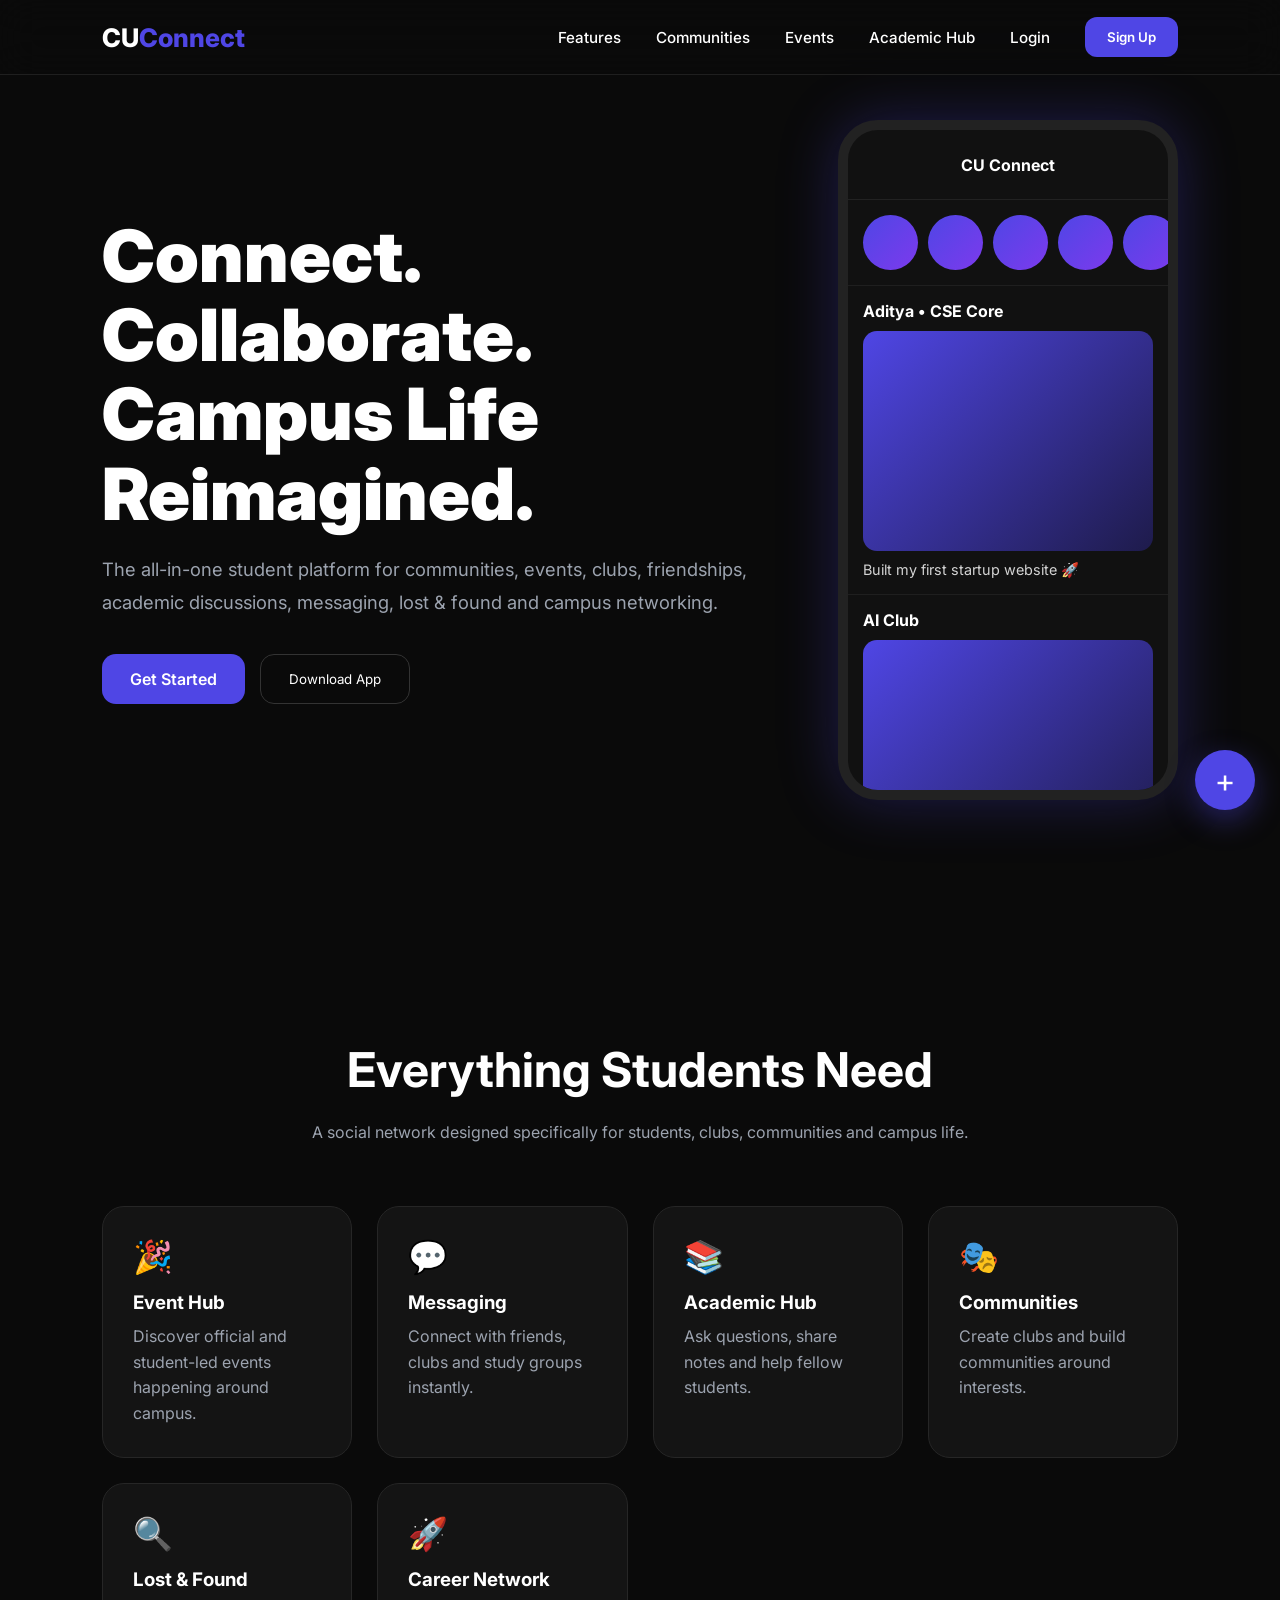
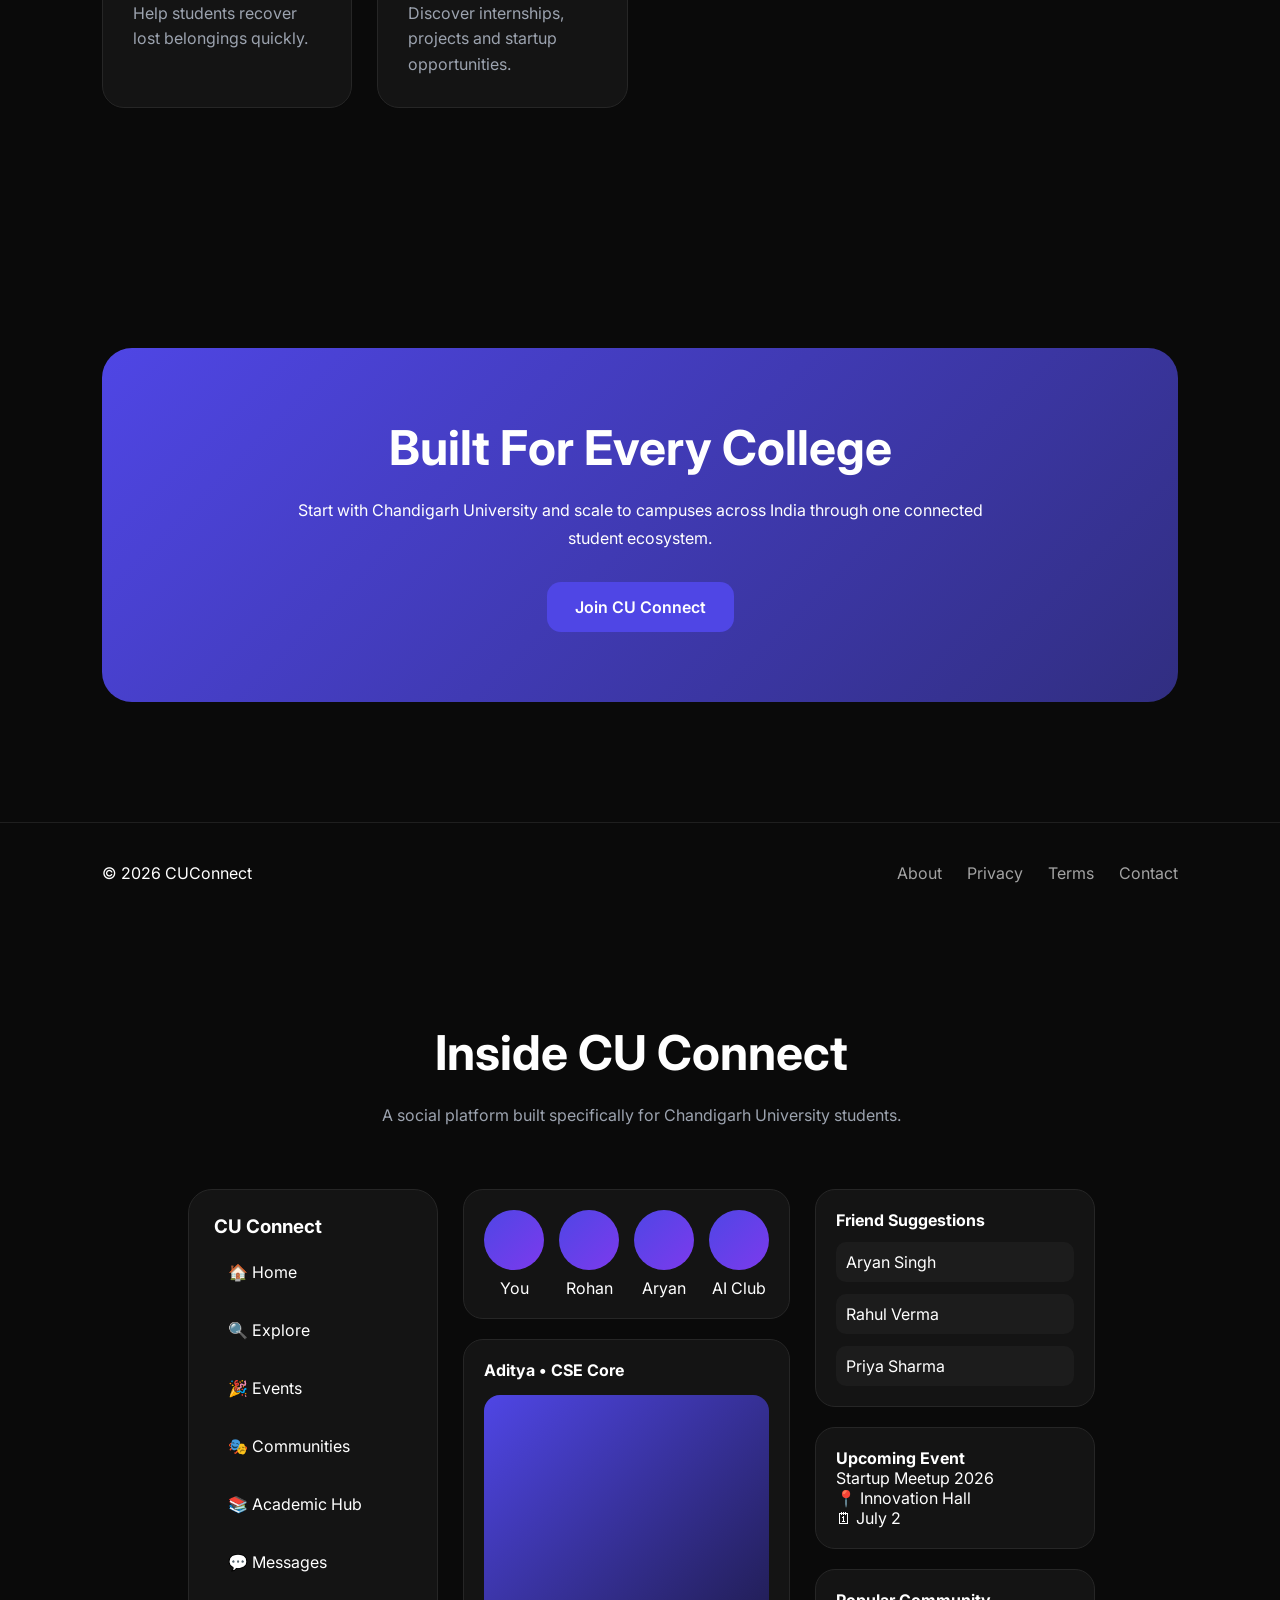
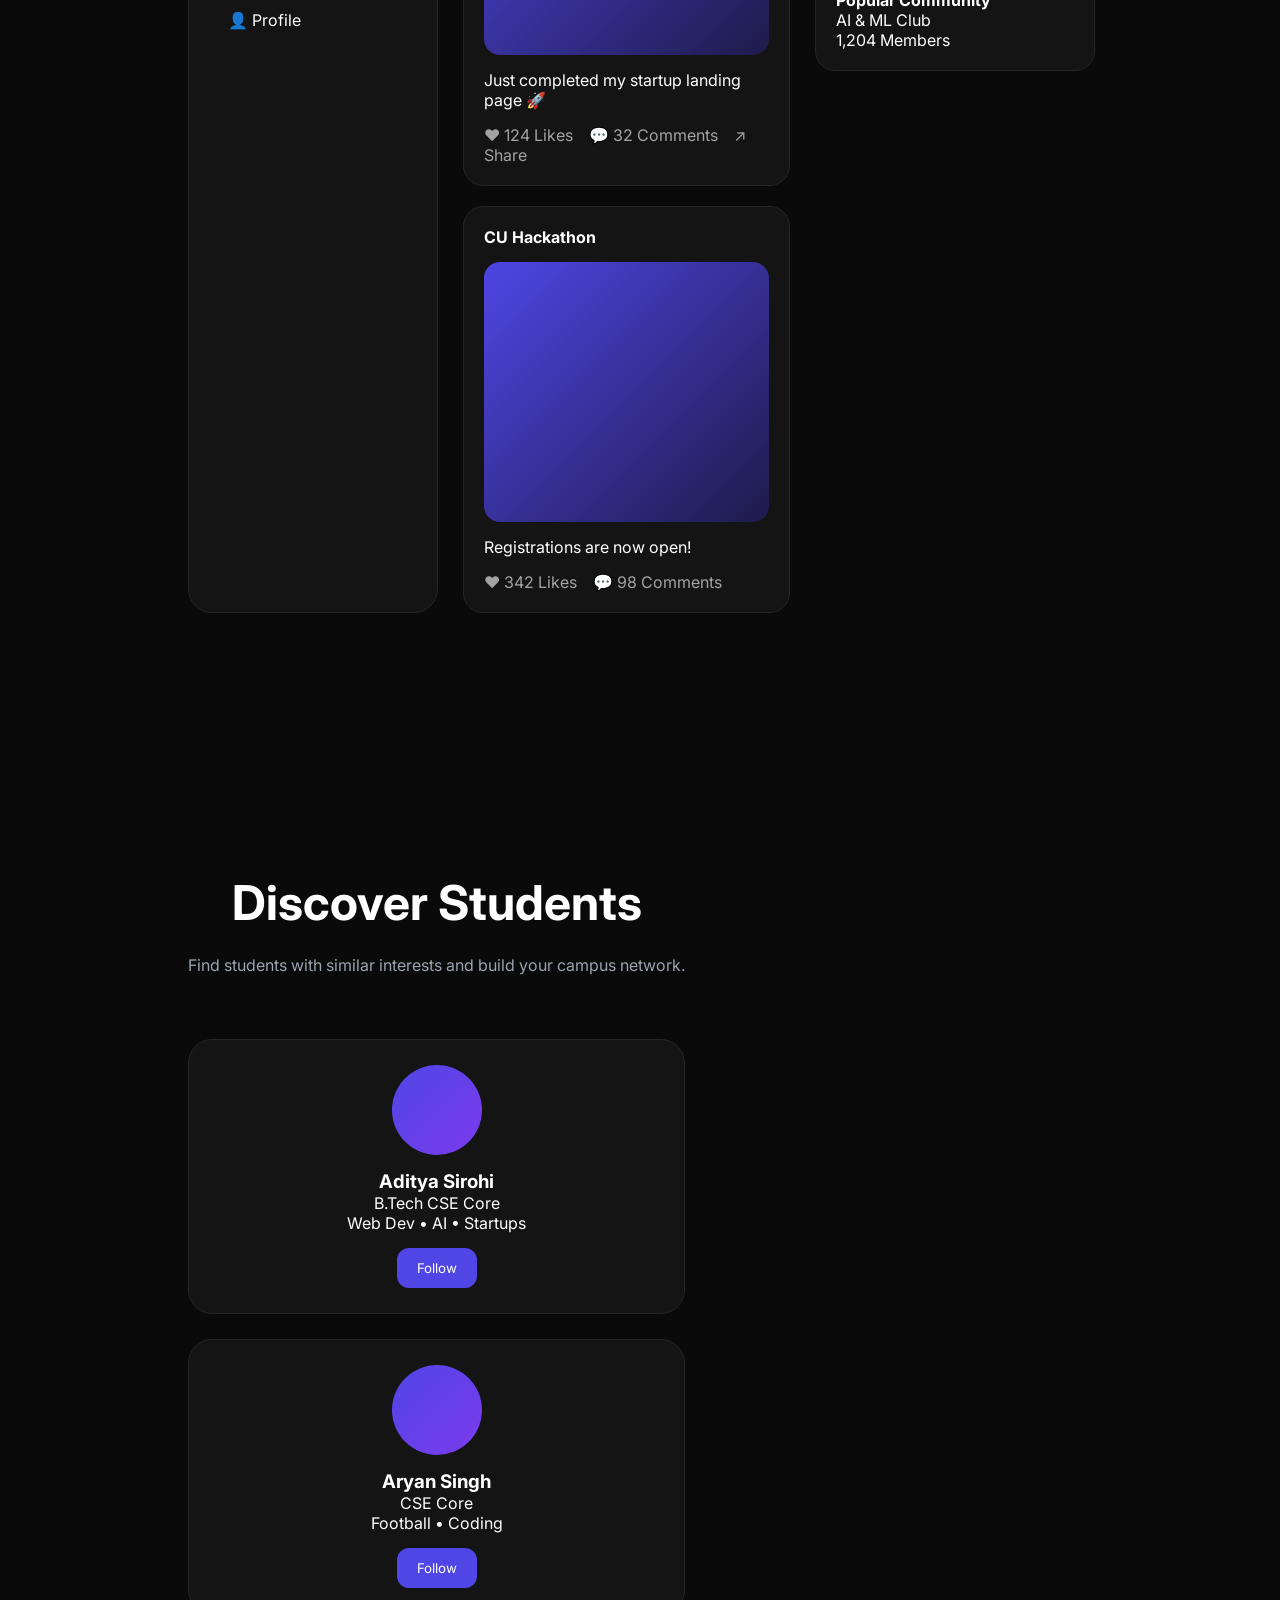
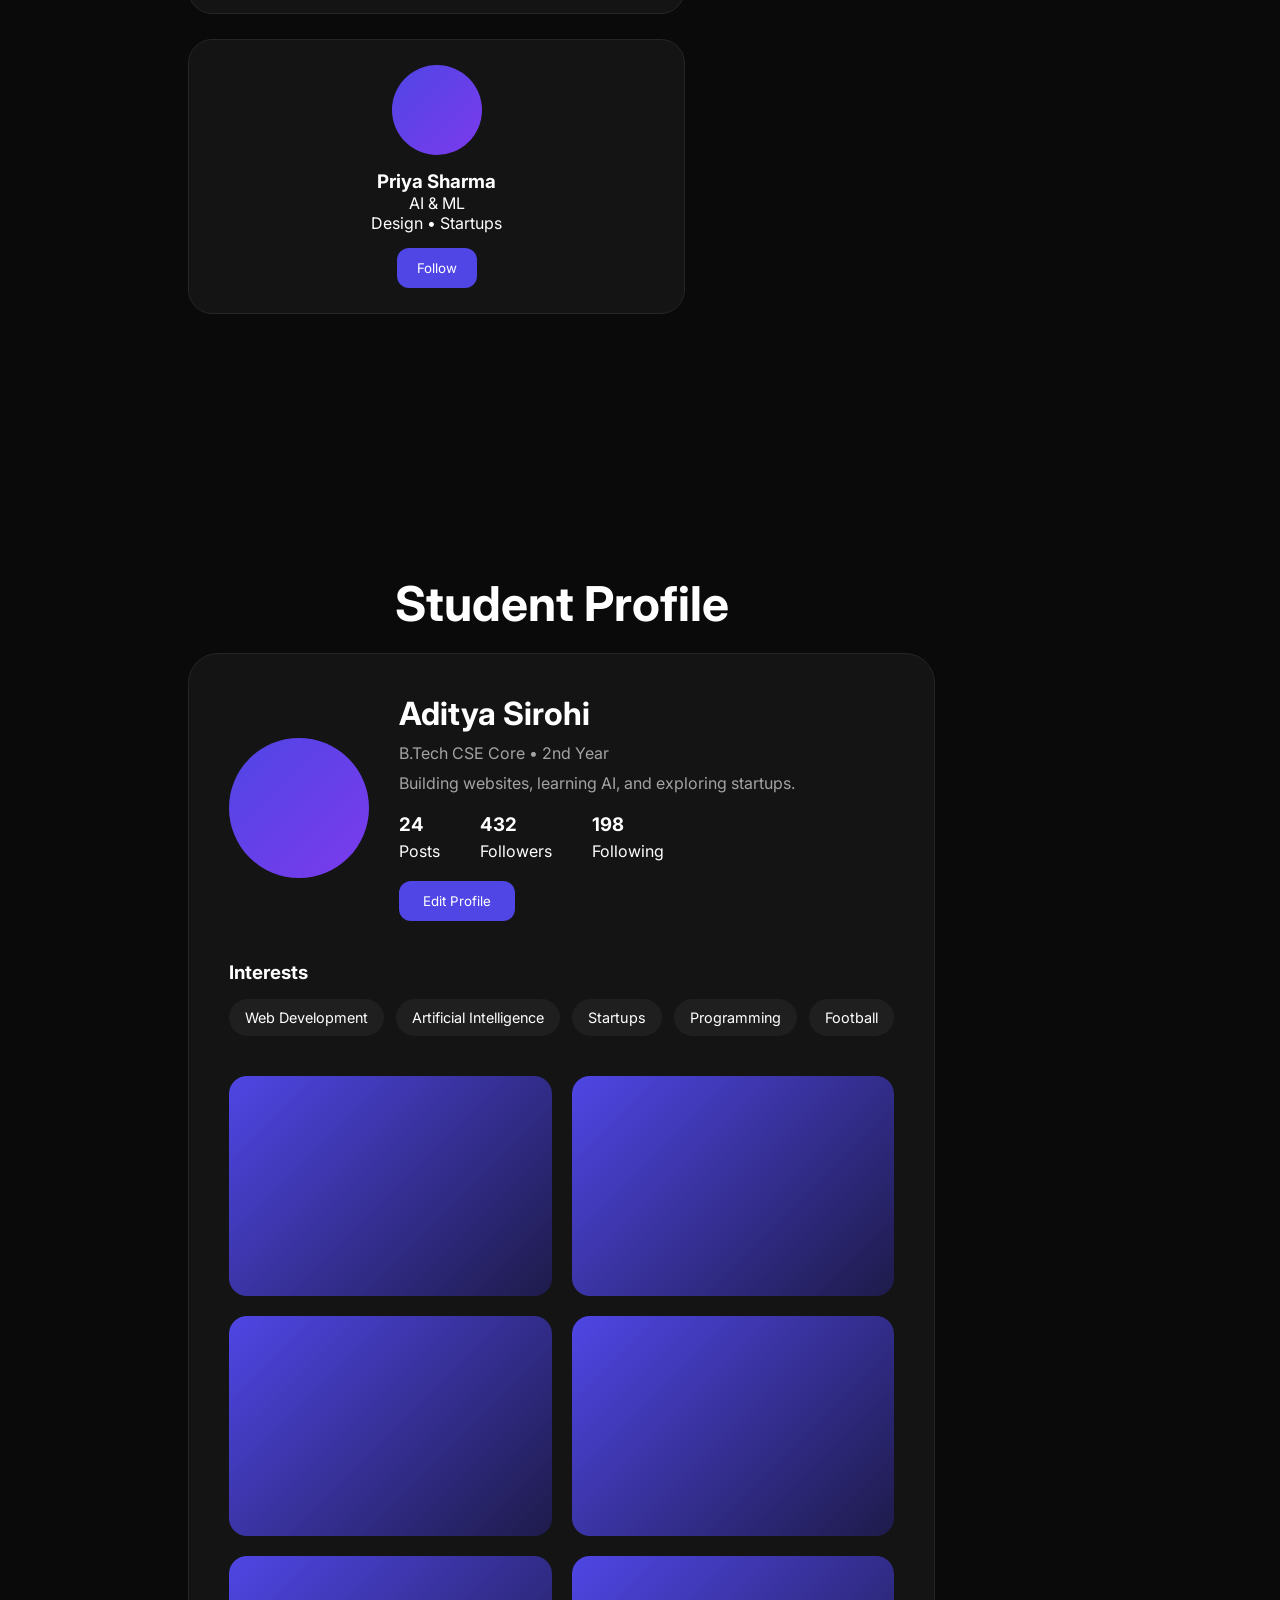
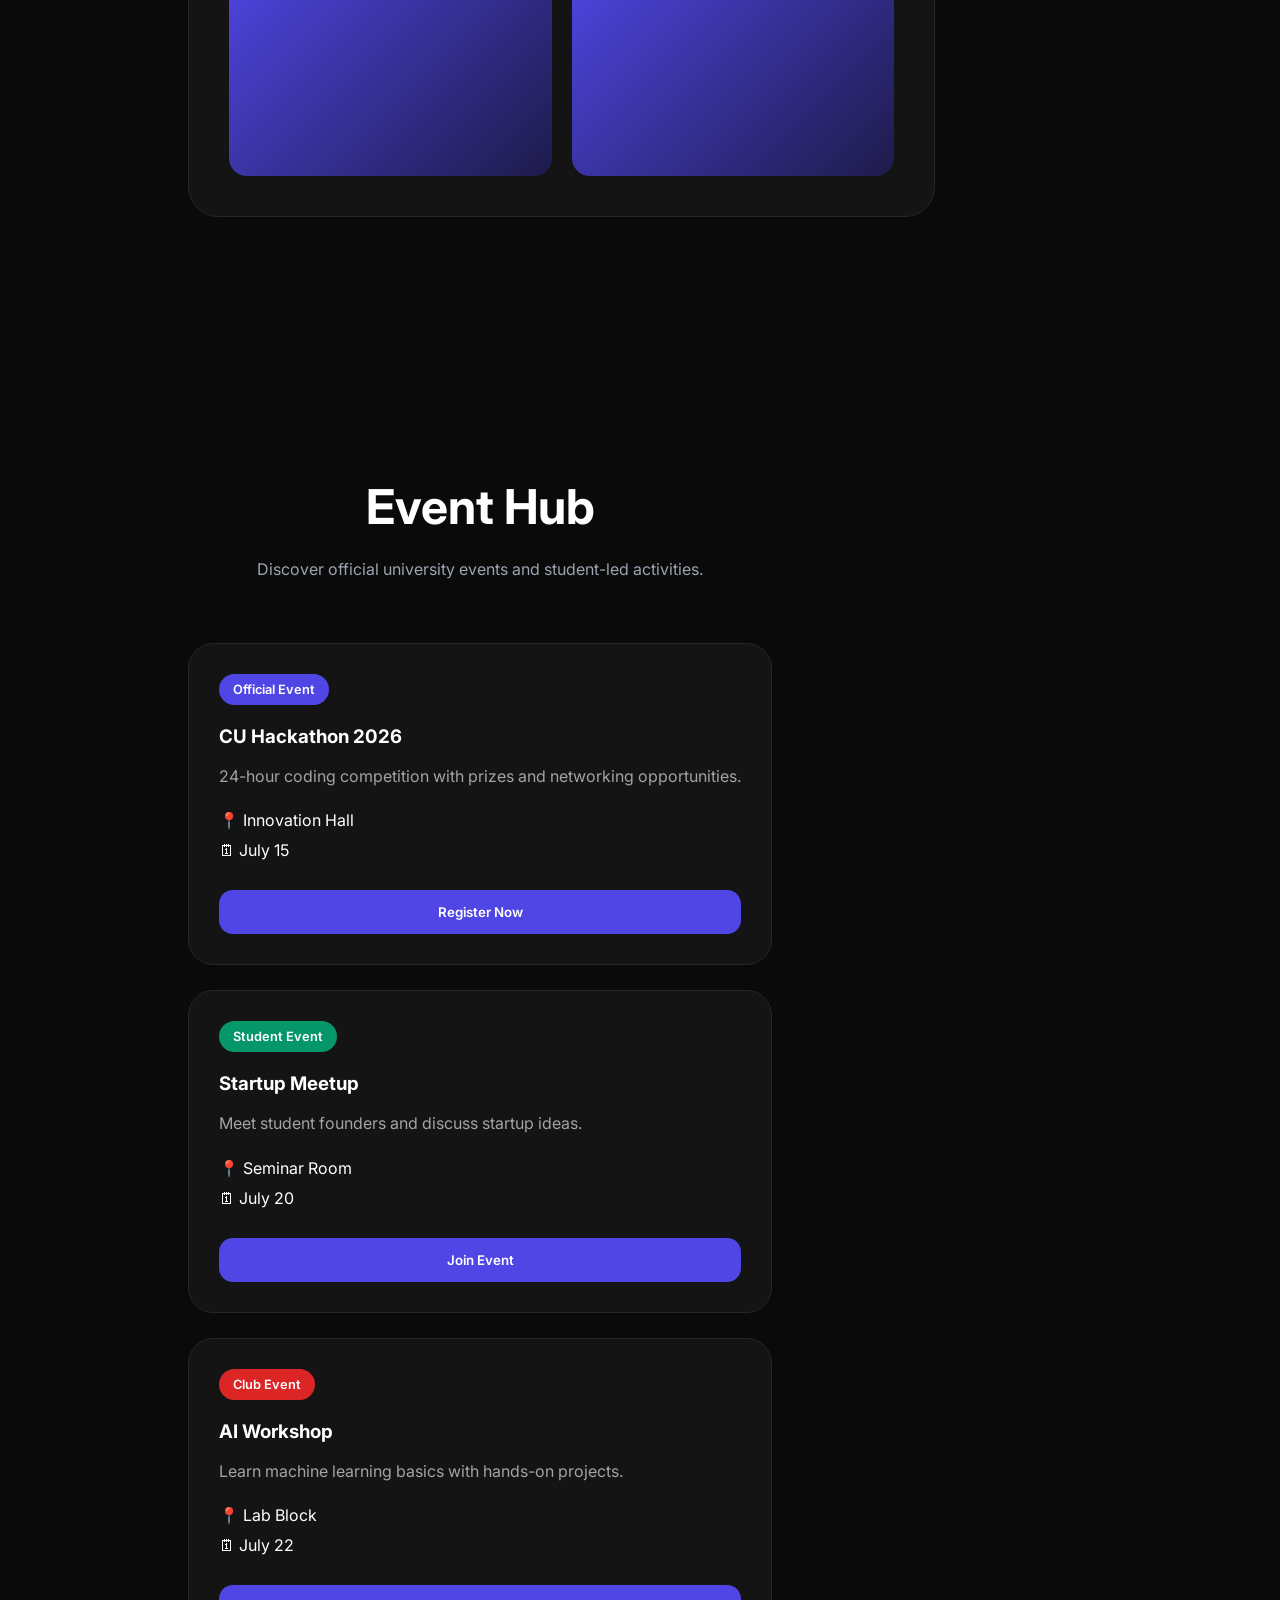
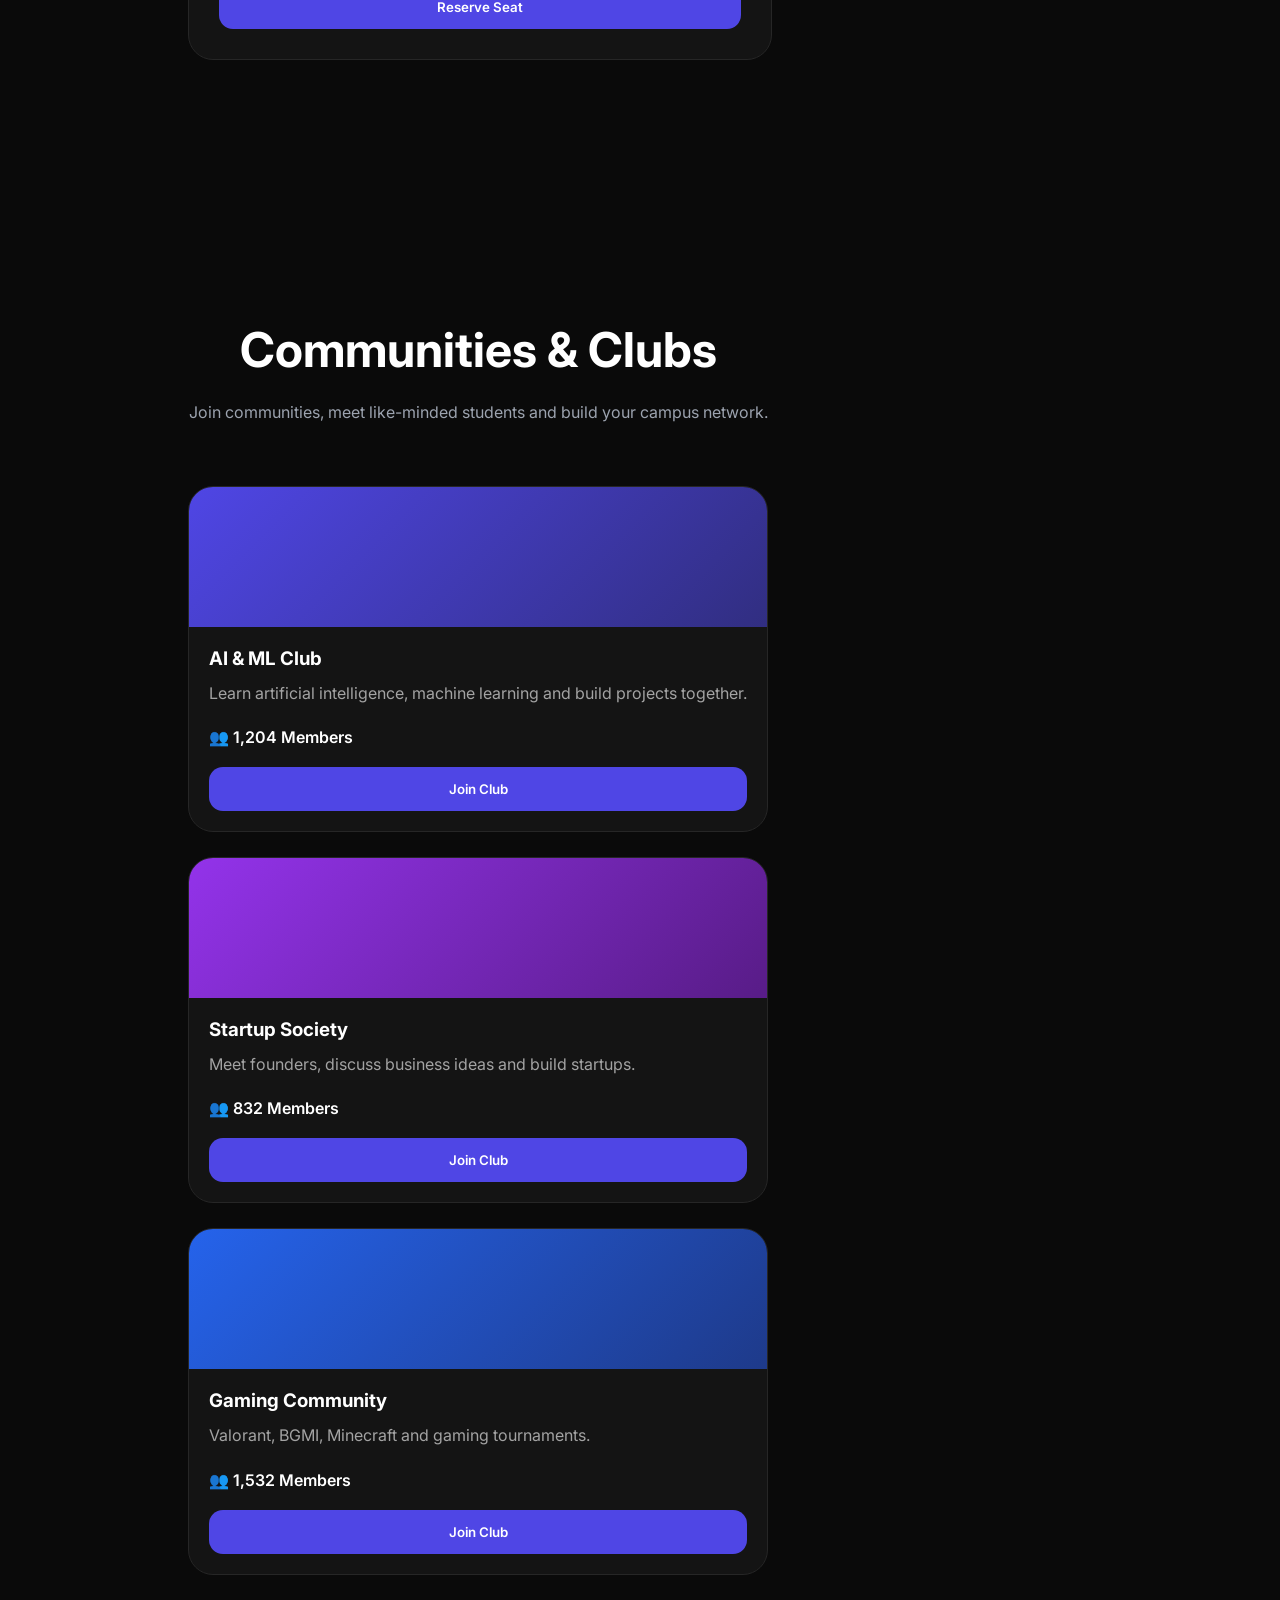
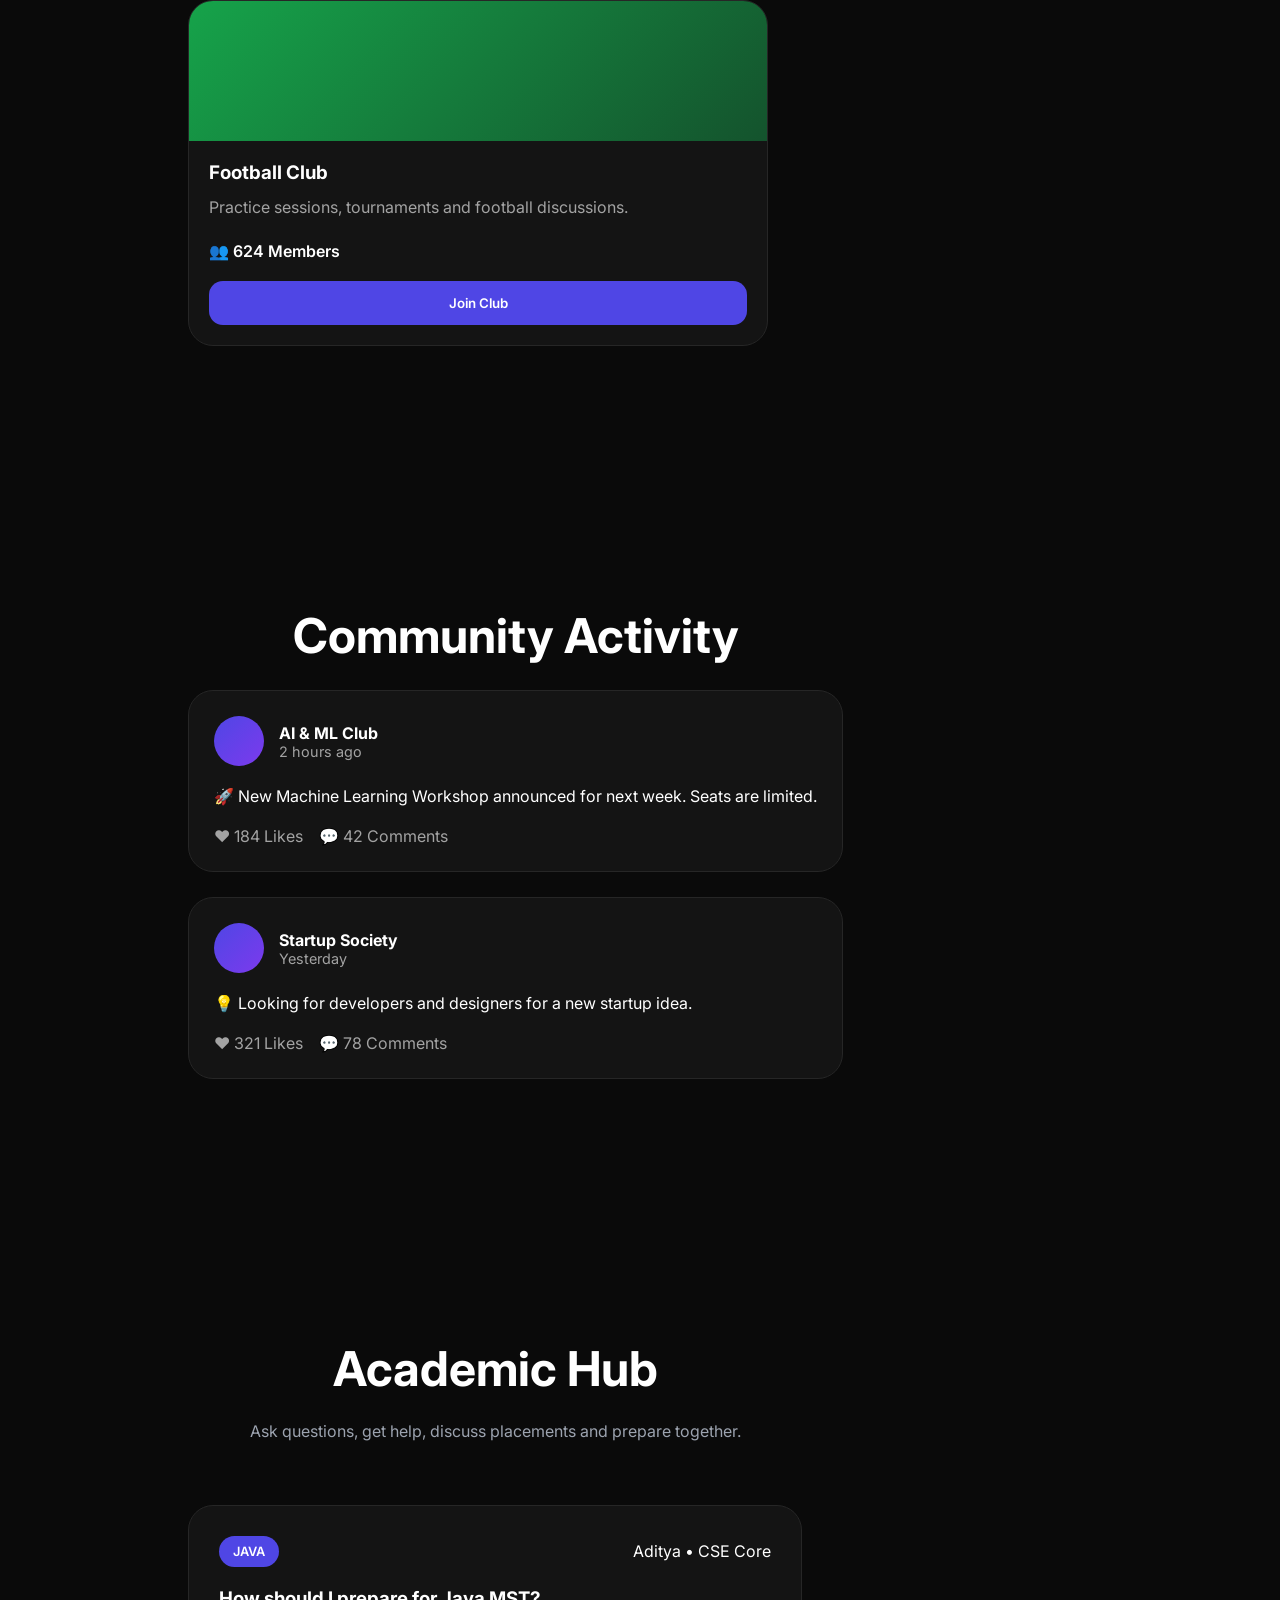
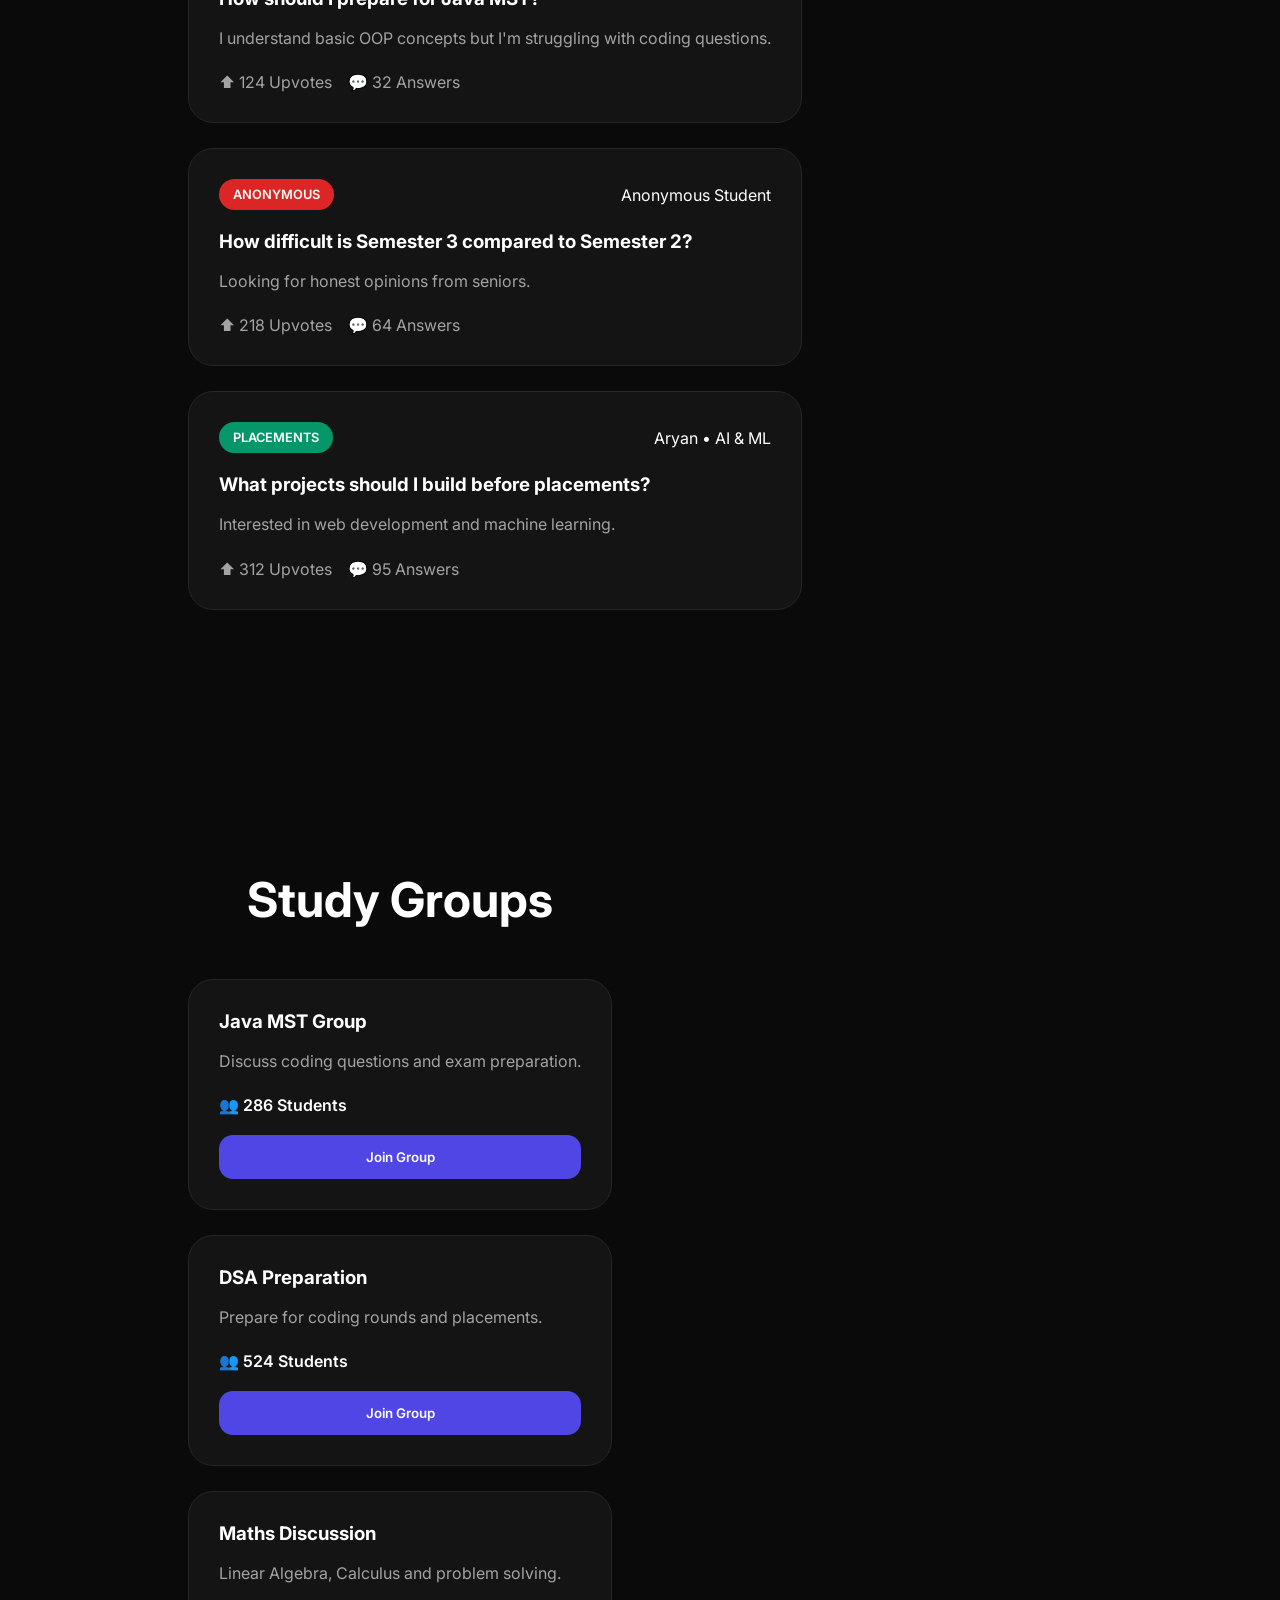
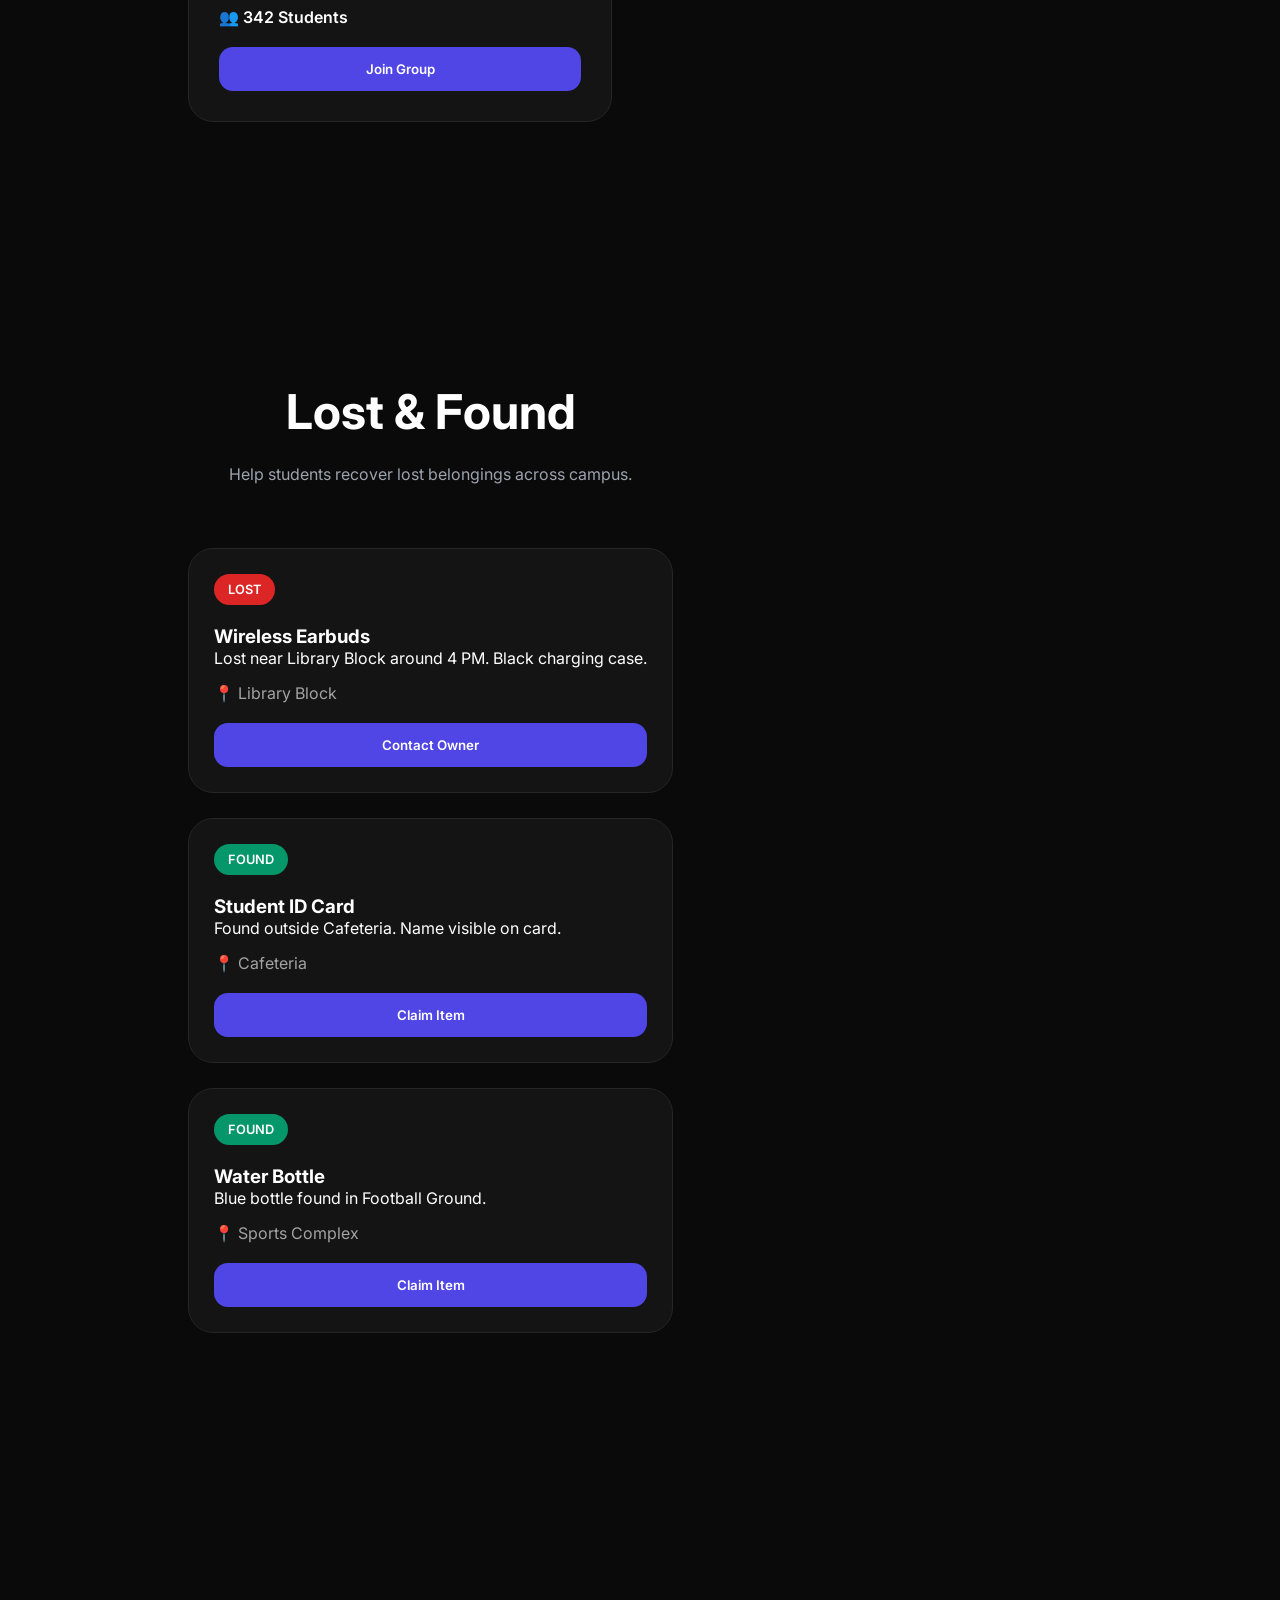
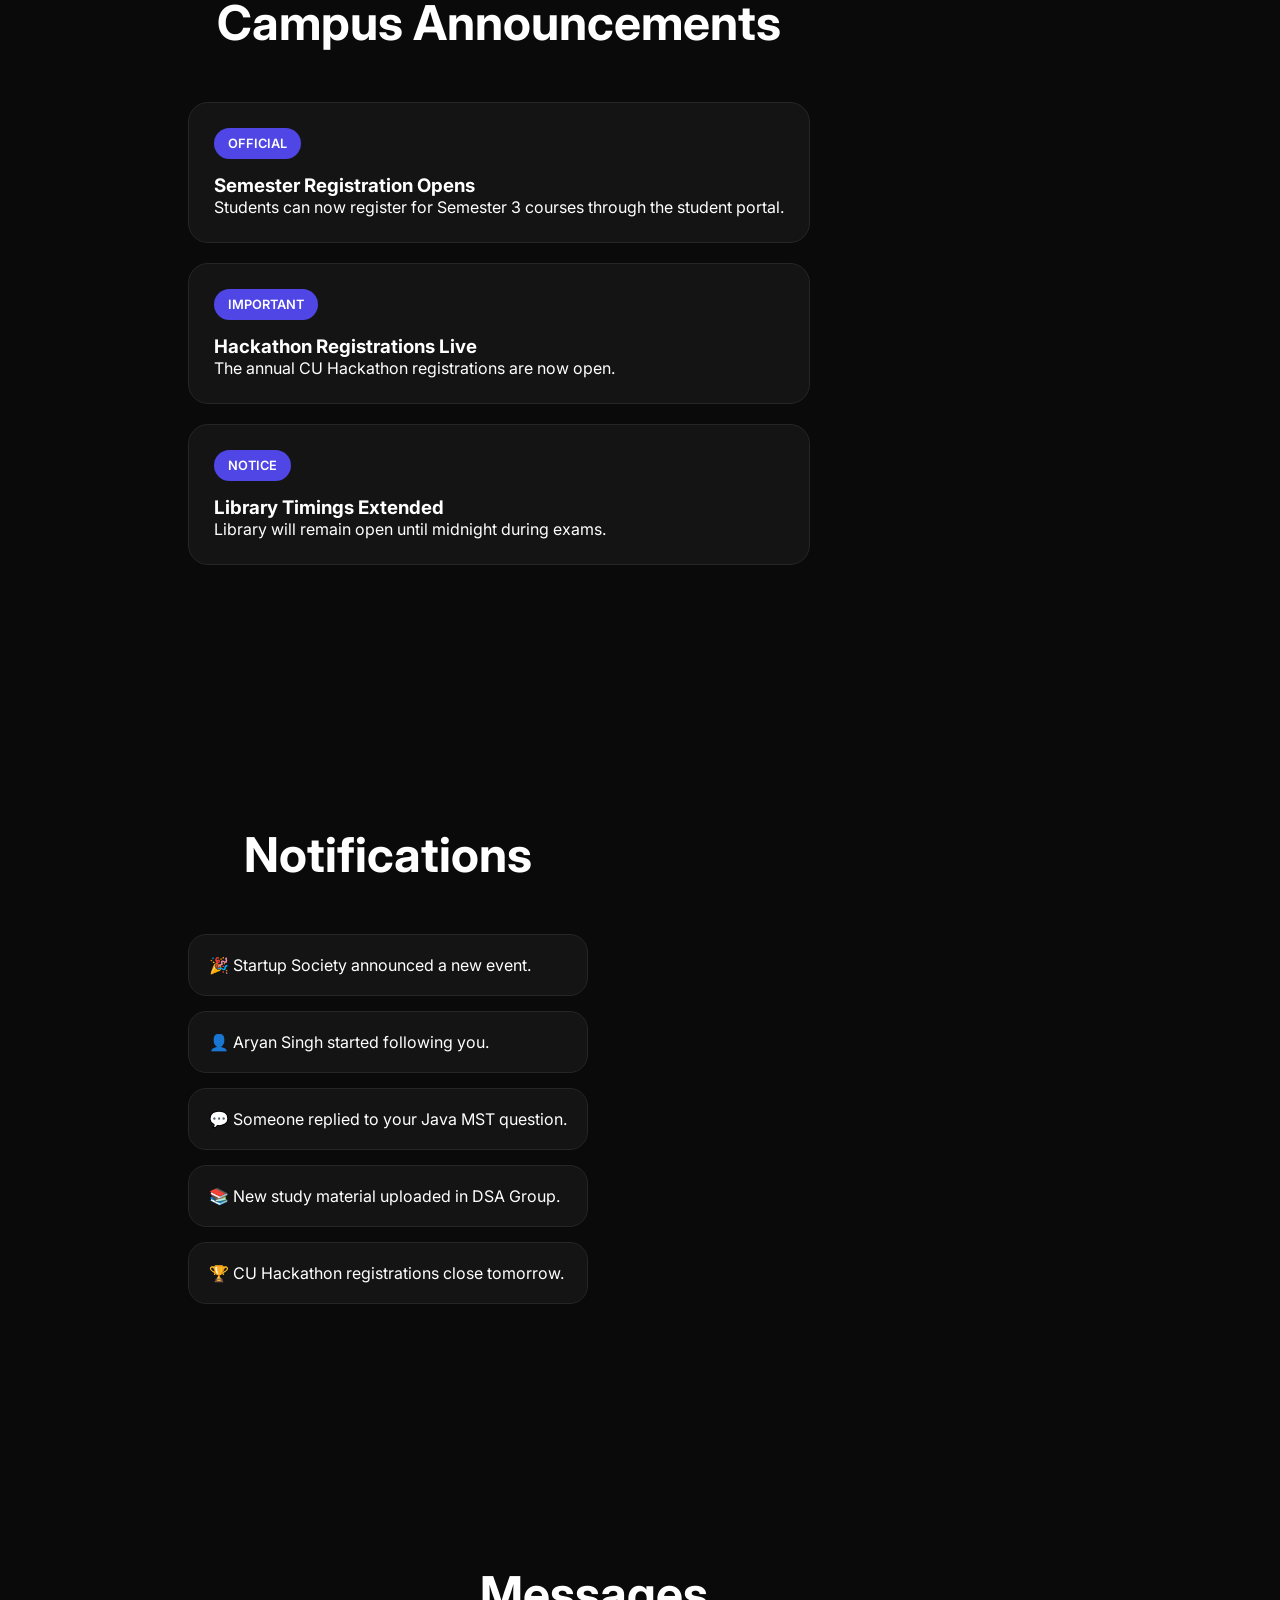
<file: CU Connect.html>
<!DOCTYPE html>
<html lang="en">
<head>
<meta charset="UTF-8">
<meta name="viewport" content="width=device-width, initial-scale=1.0">
<title>CU Connect</title>

<link href="https://fonts.googleapis.com/css2?family=Inter:wght@300;400;500;600;700;800;900&display=swap" rel="stylesheet">

<style>
*{
margin:0;
padding:0;
box-sizing:border-box;
font-family:'Inter',sans-serif;
}

body{
    background:
radial-gradient(
circle at top right,
rgba(79,70,229,.15),
transparent 30%
),
#0a0a0a;
background:#0a0a0a;
color:white;
overflow-x:hidden;
}

html{
scroll-behavior:smooth;
}

:root{
--primary:#4f46e5;
--secondary:#6366f1;
--card:#141414;
--border:#262626;
--text-secondary:#9ca3af;
}

/* NAVBAR */

nav{
position:fixed;
top:0;
width:100%;
height:75px;
background:rgba(10,10,10,.9);
backdrop-filter:blur(20px);
display:flex;
justify-content:space-between;
align-items:center;
padding:0 8%;
border-bottom:1px solid #1f1f1f;
z-index:1000;
}

.logo{
font-size:1.6rem;
font-weight:800;
}

.logo span{
color:var(--primary);
}

.nav-links{
display:flex;
gap:35px;
align-items:center;
}

.nav-links a{
text-decoration:none;
color:white;
font-size:.95rem;
font-weight:500;
transition:.3s;
}

.nav-links a:hover{
color:var(--primary);
}

.nav-btn{
padding:12px 22px;
border:none;
border-radius:12px;
background:var(--primary);
color:white;
cursor:pointer;
font-weight:600;
transition:.3s;
}

.nav-btn:hover{
transform:translateY(-2px);
}

/* HERO */

.hero{
min-height:100vh;
display:flex;
justify-content:space-between;
align-items:center;
padding:120px 8%;
gap:50px;
}

.hero-left{
max-width:650px;
}

.hero-left h1{
font-size:4.5rem;
line-height:1.1;
font-weight:900;
margin-bottom:20px;
}

.hero-left p{
font-size:1.15rem;
color:var(--text-secondary);
line-height:1.8;
margin-bottom:35px;
}

.hero-buttons{
display:flex;
gap:15px;
flex-wrap:wrap;
}

.primary-btn{
padding:15px 28px;
border:none;
border-radius:14px;
background:var(--primary);
color:white;
font-size:1rem;
font-weight:600;
cursor:pointer;
}

.secondary-btn{
padding:15px 28px;
border-radius:14px;
background:transparent;
border:1px solid #333;
color:white;
cursor:pointer;
}

/* MOCKUP */

.phone{
width:340px;
height:680px;
background:#111;
border:10px solid #222;
border-radius:40px;
overflow:hidden;
box-shadow:0 0 60px rgba(79,70,229,.3);
}

.phone-top{
height:70px;
display:flex;
align-items:center;
justify-content:center;
font-weight:700;
border-bottom:1px solid #222;
}

.stories{
display:flex;
gap:10px;
padding:15px;
overflow-x:auto;
}

.story{
width:55px;
height:55px;
border-radius:50%;
background:linear-gradient(135deg,#4f46e5,#7c3aed);
flex-shrink:0;
}

.post{
padding:15px;
border-top:1px solid #1f1f1f;
}

.post-user{
font-weight:700;
margin-bottom:10px;
}

.post-image{
height:220px;
background:linear-gradient(135deg,#4f46e5,#1e1b4b);
border-radius:14px;
margin-bottom:10px;
}

.post-caption{
font-size:.9rem;
color:#d4d4d4;
}

/* FEATURES */

.features{
padding:120px 8%;
}

.section-title{
text-align:center;
font-size:3rem;
margin-bottom:20px;
}

.section-subtitle{
text-align:center;
color:var(--text-secondary);
max-width:700px;
margin:auto;
line-height:1.7;
margin-bottom:60px;
}

.feature-grid{
display:grid;
grid-template-columns:repeat(auto-fit,minmax(250px,1fr));
gap:25px;
}

.feature-card{
background:var(--card);
padding:30px;
border-radius:22px;
border:1px solid var(--border);
transition:.3s;
}

.feature-card:hover{
transform:translateY(-6px);
border-color:var(--primary);
}

.feature-icon{
font-size:2rem;
margin-bottom:15px;
}

.feature-card h3{
margin-bottom:10px;
}

.feature-card p{
color:var(--text-secondary);
line-height:1.6;
}

/* CTA */

.cta{
padding:120px 8%;
text-align:center;
}

.cta-box{
background:linear-gradient(135deg,#4f46e5,#312e81);
padding:70px;
border-radius:30px;
}

.cta-box h2{
font-size:3rem;
margin-bottom:20px;
}

.cta-box p{
max-width:700px;
margin:auto;
margin-bottom:30px;
line-height:1.7;
}

/* FOOTER */

footer{
padding:40px 8%;
border-top:1px solid #1f1f1f;
display:flex;
justify-content:space-between;
flex-wrap:wrap;
gap:20px;
}

.footer-links{
display:flex;
gap:25px;
}

.footer-links a{
color:#a3a3a3;
text-decoration:none;
}
.dashboard{
display:grid;
grid-template-columns:250px 1fr 280px;
gap:25px;
margin-top:60px;
}

.sidebar{
background:#141414;
border:1px solid #262626;
border-radius:24px;
padding:25px;
}

.menu-item{
padding:14px;
margin-top:10px;
border-radius:12px;
cursor:pointer;
transition:.3s;
}

.menu-item:hover{
background:#1d1d1d;
}

.feed{
display:flex;
flex-direction:column;
gap:20px;
}

.stories-bar{
display:flex;
gap:15px;
padding:20px;
background:#141414;
border-radius:20px;
border:1px solid #262626;
overflow:auto;
}

.story-item{
text-align:center;
}

.story-circle{
width:60px;
height:60px;
border-radius:50%;
background:linear-gradient(135deg,#4f46e5,#7c3aed);
margin-bottom:8px;
}

.feed-post{
background:#141414;
padding:20px;
border-radius:20px;
border:1px solid #262626;
}

.feed-user{
font-weight:700;
margin-bottom:15px;
}

.feed-image{
height:260px;
border-radius:16px;
background:linear-gradient(135deg,#4f46e5,#1e1b4b);
margin-bottom:15px;
}

.post-actions{
margin-top:15px;
color:#a3a3a3;
}

.right-panel{
display:flex;
flex-direction:column;
gap:20px;
}

.suggestions-card,
.event-card,
.community-card{
background:#141414;
padding:20px;
border-radius:20px;
border:1px solid #262626;
}

.suggestion{
margin-top:12px;
padding:10px;
background:#1c1c1c;
border-radius:10px;
}

@media(max-width:1100px){

.dashboard{
grid-template-columns:1fr;
}

.right-panel{
order:-1;
}
}
.student-grid{
display:grid;
grid-template-columns:repeat(auto-fit,minmax(260px,1fr));
gap:25px;
margin-top:40px;
}

.student-card{
background:#141414;
border:1px solid #262626;
padding:25px;
border-radius:24px;
text-align:center;
}

.student-avatar{
width:90px;
height:90px;
border-radius:50%;
margin:auto;
margin-bottom:15px;
background:linear-gradient(135deg,#4f46e5,#7c3aed);
}

.follow-btn{
margin-top:15px;
padding:12px 20px;
border:none;
border-radius:12px;
background:#4f46e5;
color:white;
cursor:pointer;
}

.modal{
display:none;
position:fixed;
top:0;
left:0;
width:100%;
height:100%;
background:rgba(0,0,0,.8);
backdrop-filter:blur(10px);
justify-content:center;
align-items:center;
z-index:5000;
}

.modal-content{
width:400px;
background:#141414;
padding:35px;
border-radius:25px;
border:1px solid #262626;
display:flex;
flex-direction:column;
gap:15px;
}

.modal-content input{
padding:15px;
background:#1c1c1c;
border:none;
border-radius:12px;
color:white;
}

.modal-btn{
padding:15px;
border:none;
border-radius:12px;
background:#4f46e5;
color:white;
font-weight:600;
cursor:pointer;
}

.close{
font-size:28px;
cursor:pointer;
align-self:flex-end;
}
.profile-section{
padding:120px 8%;
}

.profile-container{
background:#141414;
border:1px solid #262626;
padding:40px;
border-radius:30px;
}

.profile-header{
display:flex;
gap:30px;
align-items:center;
flex-wrap:wrap;
}

.profile-avatar{
width:140px;
height:140px;
border-radius:50%;
background:linear-gradient(135deg,#4f46e5,#7c3aed);
}

.profile-info h2{
font-size:2rem;
margin-bottom:10px;
}

.profile-info p{
color:#a3a3a3;
margin-bottom:10px;
}

.profile-stats{
display:flex;
gap:40px;
margin-top:20px;
margin-bottom:20px;
}

.profile-stats h3{
margin-bottom:5px;
}

.edit-profile-btn{
padding:12px 24px;
border:none;
border-radius:12px;
background:#4f46e5;
color:white;
cursor:pointer;
}

.interests{
margin-top:40px;
}

.tags{
display:flex;
flex-wrap:wrap;
gap:12px;
margin-top:15px;
}

.tags span{
background:#1f1f1f;
padding:10px 16px;
border-radius:999px;
font-size:.9rem;
}

.posts-grid{
margin-top:40px;
display:grid;
grid-template-columns:repeat(auto-fit,minmax(220px,1fr));
gap:20px;
}

.grid-post{
height:220px;
border-radius:18px;
background:linear-gradient(135deg,#4f46e5,#1e1b4b);
}
.event-hub{
padding:120px 8%;
}

.event-grid{
display:grid;
grid-template-columns:repeat(auto-fit,minmax(300px,1fr));
gap:25px;
margin-top:50px;
}

.event-box{
background:#141414;
border:1px solid #262626;
border-radius:25px;
padding:30px;
transition:.3s;
}

.event-box:hover{
transform:translateY(-8px);
border-color:#4f46e5;
}

.event-tag{
display:inline-block;
padding:8px 14px;
border-radius:999px;
font-size:.8rem;
font-weight:600;
margin-bottom:20px;
}

.official{
background:#4f46e5;
}

.student{
background:#059669;
}

.club{
background:#dc2626;
}

.event-box h3{
margin-bottom:15px;
}

.event-box p{
color:#a3a3a3;
line-height:1.7;
margin-bottom:20px;
}

.event-info{
margin-bottom:10px;
}

.register-btn{
margin-top:20px;
width:100%;
padding:14px;
border:none;
border-radius:14px;
background:#4f46e5;
color:white;
font-weight:600;
cursor:pointer;
}
.communities-section{
padding:120px 8%;
}

.club-grid{
display:grid;
grid-template-columns:repeat(auto-fit,minmax(280px,1fr));
gap:25px;
margin-top:50px;
}

.club-card{
background:#141414;
border:1px solid #262626;
border-radius:25px;
overflow:hidden;
transition:.3s;
}

.club-card:hover{
transform:translateY(-8px);
border-color:#4f46e5;
}

.club-banner{
height:140px;
}

.ai{
background:linear-gradient(135deg,#4f46e5,#312e81);
}

.startup{
background:linear-gradient(135deg,#9333ea,#581c87);
}

.gaming{
background:linear-gradient(135deg,#2563eb,#1e3a8a);
}

.football{
background:linear-gradient(135deg,#16a34a,#14532d);
}

.club-card h3{
padding:20px 20px 10px;
}

.club-card p{
padding:0 20px;
color:#a3a3a3;
line-height:1.7;
}

.club-members{
padding:20px;
font-weight:600;
}

.join-club-btn{
margin:0 20px 20px;
width:calc(100% - 40px);
padding:14px;
border:none;
border-radius:14px;
background:#4f46e5;
color:white;
font-weight:600;
cursor:pointer;
}

.club-feed{
padding:120px 8%;
}

.community-post{
background:#141414;
border:1px solid #262626;
padding:25px;
border-radius:25px;
margin-top:25px;
}

.community-header{
display:flex;
align-items:center;
gap:15px;
margin-bottom:20px;
}

.community-avatar{
width:50px;
height:50px;
border-radius:50%;
background:linear-gradient(135deg,#4f46e5,#7c3aed);
}

.community-header p{
font-size:.9rem;
color:#a3a3a3;
}

.community-actions{
margin-top:20px;
color:#a3a3a3;
}
.academic-hub{
padding:120px 8%;
}

.academic-container{
display:flex;
flex-direction:column;
gap:25px;
margin-top:50px;
}

.question-card{
background:#141414;
border:1px solid #262626;
border-radius:25px;
padding:30px;
transition:.3s;
}

.question-card:hover{
border-color:#4f46e5;
}

.question-header{
display:flex;
justify-content:space-between;
align-items:center;
margin-bottom:20px;
flex-wrap:wrap;
gap:10px;
}

.question-tag{
padding:8px 14px;
border-radius:999px;
background:#4f46e5;
font-size:.8rem;
font-weight:600;
}

.anonymous{
background:#dc2626;
}

.placement{
background:#059669;
}

.question-card h3{
margin-bottom:15px;
}

.question-card p{
color:#a3a3a3;
line-height:1.7;
}

.question-stats{
margin-top:20px;
color:#a3a3a3;
}

.study-groups{
padding:120px 8%;
}

.study-grid{
display:grid;
grid-template-columns:repeat(auto-fit,minmax(280px,1fr));
gap:25px;
margin-top:50px;
}

.study-card{
background:#141414;
border:1px solid #262626;
border-radius:25px;
padding:30px;
}

.study-card p{
margin-top:15px;
color:#a3a3a3;
line-height:1.7;
}

.group-members{
margin-top:20px;
font-weight:600;
}

.join-study-btn{
margin-top:20px;
width:100%;
padding:14px;
border:none;
border-radius:14px;
background:#4f46e5;
color:white;
font-weight:600;
cursor:pointer;
}
.lost-found,
.announcements,
.notifications-section{
padding:120px 8%;
}

.lost-grid{
display:grid;
grid-template-columns:repeat(auto-fit,minmax(280px,1fr));
gap:25px;
margin-top:50px;
}

.lost-card{
background:#141414;
border:1px solid #262626;
border-radius:25px;
padding:25px;
}

.lost-badge{
display:inline-block;
padding:8px 14px;
border-radius:999px;
font-size:.8rem;
font-weight:600;
margin-bottom:20px;
}

.lost{
background:#dc2626;
}

.found{
background:#059669;
}

.lost-meta{
margin-top:15px;
color:#a3a3a3;
}

.contact-btn{
margin-top:20px;
width:100%;
padding:14px;
border:none;
border-radius:14px;
background:#4f46e5;
color:white;
cursor:pointer;
font-weight:600;
}

.announcement-container{
display:flex;
flex-direction:column;
gap:20px;
margin-top:50px;
}

.announcement-card{
background:#141414;
border:1px solid #262626;
border-radius:20px;
padding:25px;
}

.announcement-label{
display:inline-block;
background:#4f46e5;
padding:8px 14px;
border-radius:999px;
font-size:.8rem;
font-weight:600;
margin-bottom:15px;
}

.notification-list{
display:flex;
flex-direction:column;
gap:15px;
margin-top:50px;
}

.notification-item{
background:#141414;
border:1px solid #262626;
padding:20px;
border-radius:18px;
transition:.3s;
}

.notification-item:hover{
border-color:#4f46e5;
}
.messages-section{
padding:120px 8%;
}

.chat-container{
display:grid;
grid-template-columns:320px 1fr;
gap:25px;
margin-top:50px;
}

.chat-sidebar{
background:#141414;
border:1px solid #262626;
border-radius:25px;
overflow:hidden;
}

.chat-user{
display:flex;
gap:15px;
padding:20px;
border-bottom:1px solid #262626;
cursor:pointer;
transition:.3s;
}

.chat-user:hover{
background:#1b1b1b;
}

.active-chat{
background:#1b1b1b;
}

.chat-user h4{
margin-bottom:5px;
}

.chat-user p{
font-size:.85rem;
color:#a3a3a3;
}

.online-dot,
.offline-dot{
width:12px;
height:12px;
border-radius:50%;
margin-top:6px;
flex-shrink:0;
}

.online-dot{
background:#22c55e;
}

.offline-dot{
background:#737373;
}

.chat-window{
background:#141414;
border:1px solid #262626;
border-radius:25px;
display:flex;
flex-direction:column;
overflow:hidden;
}

.chat-header{
padding:25px;
border-bottom:1px solid #262626;
font-weight:700;
}

.messages{
padding:25px;
display:flex;
flex-direction:column;
gap:15px;
min-height:500px;
}

.message{
max-width:70%;
padding:14px 18px;
border-radius:18px;
line-height:1.6;
}

.received{
background:#262626;
align-self:flex-start;
}

.sent{
background:#4f46e5;
align-self:flex-end;
}

.message-input{
display:flex;
padding:20px;
gap:15px;
border-top:1px solid #262626;
}

.message-input input{
flex:1;
padding:14px;
border:none;
border-radius:14px;
background:#1f1f1f;
color:white;
}

.message-input button{
padding:14px 24px;
border:none;
border-radius:14px;
background:#4f46e5;
color:white;
font-weight:600;
cursor:pointer;
}

@media(max-width:900px){

.chat-container{
grid-template-columns:1fr;
}

.messages{
min-height:350px;
}

}
.explore-section{
padding:120px 8%;
}

.explore-search{
display:flex;
gap:15px;
margin-top:40px;
margin-bottom:50px;
}

.explore-search input{
flex:1;
padding:16px;
border:none;
border-radius:14px;
background:#141414;
color:white;
border:1px solid #262626;
}

.explore-search button{
padding:16px 28px;
border:none;
border-radius:14px;
background:#4f46e5;
color:white;
font-weight:600;
cursor:pointer;
}

.explore-grid{
display:grid;
grid-template-columns:repeat(auto-fit,minmax(300px,1fr));
gap:25px;
}

.explore-card{
background:#141414;
border:1px solid #262626;
padding:25px;
border-radius:25px;
}

.explore-card ul{
margin-top:15px;
padding-left:20px;
}

.explore-card li{
margin-bottom:10px;
}

.explore-user{
background:#1f1f1f;
padding:12px;
margin-top:12px;
border-radius:12px;
}

.trending-students{
padding:120px 8%;
}

.trending-grid{
display:grid;
grid-template-columns:repeat(auto-fit,minmax(250px,1fr));
gap:25px;
margin-top:50px;
}

.trend-card{
background:#141414;
border:1px solid #262626;
padding:25px;
border-radius:25px;
text-align:center;
}

.trend-avatar{
width:90px;
height:90px;
border-radius:50%;
margin:auto;
margin-bottom:20px;
background:linear-gradient(135deg,#4f46e5,#7c3aed);
}
.reels-section,
.create-post-section,
.story-viewer{
padding:120px 8%;
}

.reels-container{
display:grid;
grid-template-columns:repeat(auto-fit,minmax(260px,1fr));
gap:25px;
margin-top:50px;
}

.reel-card{
background:#141414;
border:1px solid #262626;
border-radius:25px;
overflow:hidden;
}

.reel-video{
height:380px;
background:linear-gradient(
135deg,
#4f46e5,
#1e1b4b
);
}

.reel-info{
padding:20px;
}

.reel-info p{
margin-top:10px;
color:#a3a3a3;
}

.reel-stats{
margin-top:15px;
color:#a3a3a3;
}

.create-post-card{
background:#141414;
border:1px solid #262626;
border-radius:25px;
padding:25px;
margin-top:50px;
}

.create-post-card textarea{
width:100%;
height:180px;
background:#1f1f1f;
border:none;
border-radius:18px;
padding:20px;
color:white;
resize:none;
font-size:1rem;
}

.post-options{
display:flex;
gap:15px;
margin-top:20px;
flex-wrap:wrap;
}

.post-option{
padding:12px 18px;
border:none;
border-radius:12px;
background:#262626;
color:white;
cursor:pointer;
}

.publish-btn{
margin-top:20px;
width:100%;
padding:16px;
border:none;
border-radius:14px;
background:#4f46e5;
color:white;
font-weight:600;
cursor:pointer;
}

.story-viewer-card{
margin-top:50px;
background:#141414;
border:1px solid #262626;
border-radius:25px;
overflow:hidden;
}

.story-large{
height:420px;
background:linear-gradient(
135deg,
#4f46e5,
#7c3aed
);
}

.story-content{
padding:30px;
}

.story-content p{
margin-top:15px;
color:#a3a3a3;
line-height:1.8;
}

.view-story-btn{
margin-top:20px;
padding:14px 28px;
border:none;
border-radius:14px;
background:#4f46e5;
color:white;
font-weight:600;
cursor:pointer;
}
.settings-section,
.quick-actions{
padding:120px 8%;
}

.settings-container{
background:#141414;
border:1px solid #262626;
border-radius:25px;
padding:25px;
margin-top:40px;
}

.setting-item{
display:flex;
justify-content:space-between;
align-items:center;
padding:20px 0;
border-bottom:1px solid #262626;
}

.action-grid{
display:grid;
grid-template-columns:repeat(auto-fit,minmax(220px,1fr));
gap:20px;
margin-top:50px;
}

.action-btn{
padding:18px;
border:none;
border-radius:18px;
background:#4f46e5;
color:white;
font-size:1rem;
font-weight:600;
cursor:pointer;
}

.switch{
position:relative;
display:inline-block;
width:60px;
height:34px;
}

.switch input{
opacity:0;
width:0;
height:0;
}

.slider{
position:absolute;
cursor:pointer;
top:0;
left:0;
right:0;
bottom:0;
background:#262626;
border-radius:34px;
}

.slider:before{
position:absolute;
content:"";
height:26px;
width:26px;
left:4px;
bottom:4px;
background:white;
border-radius:50%;
}

input:checked + .slider{
background:#4f46e5;
}

input:checked + .slider:before{
transform:translateX(26px);
}

.modal-content textarea{
height:120px;
padding:15px;
background:#1f1f1f;
border:none;
border-radius:12px;
color:white;
resize:none;
}
/* LOADER */

#loader{
position:fixed;
top:0;
left:0;
width:100%;
height:100%;
background:#0a0a0a;
display:flex;
justify-content:center;
align-items:center;
z-index:99999;
transition:.5s;
}

.loader-logo{
font-size:2.5rem;
font-weight:900;
color:white;
}

/* FLOATING BUTTON */

.floating-btn{
position:fixed;
bottom:90px;
right:25px;
width:60px;
height:60px;
border-radius:50%;
background:#4f46e5;
display:flex;
justify-content:center;
align-items:center;
font-size:2rem;
cursor:pointer;
z-index:1000;
box-shadow:
0 10px 30px
rgba(79,70,229,.4);
}

/* MOBILE NAV */

.mobile-nav{
display:none;
position:fixed;
bottom:0;
left:0;
width:100%;
height:70px;
background:#141414;
border-top:1px solid #262626;
justify-content:space-around;
align-items:center;
font-size:1.4rem;
z-index:1000;
}

/* GLASS EFFECT */

.feature-card,
.feed-post,
.student-card,
.club-card,
.event-box,
.question-card,
.community-post,
.trend-card,
.lost-card,
.notification-item{
backdrop-filter:blur(16px);
}

/* HOVER EFFECTS */

button{
transition:.3s;
}

button:hover{
transform:translateY(-2px);
}

.feed-post:hover,
.club-card:hover,
.event-box:hover,
.question-card:hover,
.student-card:hover{
transform:translateY(-6px);
}

/* SCROLLBAR */

::-webkit-scrollbar{
width:10px;
}

::-webkit-scrollbar-track{
background:#111;
}

::-webkit-scrollbar-thumb{
background:#4f46e5;
border-radius:999px;
}

/* MOBILE */

@media(max-width:768px){

.mobile-nav{
display:flex;
}

.floating-btn{
bottom:90px;
}

nav{
padding:0 20px;
}

.hero{
padding:120px 20px;
}

.features,
.profile-section,
.event-hub,
.communities-section,
.academic-hub,
.study-groups,
.lost-found,
.notifications-section,
.messages-section,
.explore-section,
.reels-section,
.settings-section{
padding:100px 20px;
}

}
.admin-dashboard,
.admin-announcements,
.analytics-section,
.community-analytics,
.founder-section{
padding:120px 8%;
}

.admin-stats,
.analytics-grid{
display:grid;
grid-template-columns:repeat(auto-fit,minmax(250px,1fr));
gap:25px;
margin-top:50px;
}

.stat-card,
.analytics-card{
background:#141414;
border:1px solid #262626;
padding:30px;
border-radius:25px;
text-align:center;
}

.stat-card h3,
.analytics-card h3{
font-size:2rem;
margin-bottom:10px;
color:#4f46e5;
}

.announcement-admin-card{
background:#141414;
border:1px solid #262626;
padding:30px;
border-radius:25px;
margin-top:50px;
display:flex;
flex-direction:column;
gap:15px;
}

.announcement-admin-card input,
.announcement-admin-card textarea{
padding:15px;
border:none;
border-radius:12px;
background:#1f1f1f;
color:white;
}

.announcement-admin-card textarea{
height:150px;
resize:none;
}

.publish-announcement{
padding:15px;
border:none;
border-radius:14px;
background:#4f46e5;
color:white;
font-weight:600;
cursor:pointer;
}

.founder-card{
background:linear-gradient(
135deg,
#4f46e5,
#312e81
);
padding:60px;
border-radius:30px;
text-align:center;
margin-top:50px;
}

.founder-card p{
max-width:700px;
margin:20px auto;
line-height:1.8;
}

.vision-btn{
padding:16px 32px;
border:none;
border-radius:14px;
background:white;
color:black;
font-weight:700;
cursor:pointer;
}
@media(max-width:1000px){

.hero{
flex-direction:column;
text-align:center;
}

.hero-left h1{
font-size:3rem;
}

.phone{
width:300px;
height:620px;
}

.nav-links{
display:none;
}
}
</style>
</head>
<div id="loader">

<div class="loader-logo">

CU Connect

</div>

</div>
<body>

<nav>
<div class="logo">
CU<span>Connect</span>
</div>

<div class="nav-links">
<a href="#">Features</a>
<a href="#">Communities</a>
<a href="#">Events</a>
<a href="#">Academic Hub</a>
<a href="#">Login</a>
<button class="nav-btn" onclick="openSignup()">Sign Up</button>
</div>
</nav>

<section class="hero">

<div class="hero-left">

<h1>
Connect.<br>
Collaborate.<br>
Campus Life Reimagined.
</h1>

<p>
The all-in-one student platform for communities,
events, clubs, friendships, academic discussions,
messaging, lost & found and campus networking.
</p>

<div class="hero-buttons">
<button class="primary-btn" onclick="openLogin()">
Get Started
</button>

<button class="secondary-btn">
Download App
</button>
</div>

</div>

<div class="phone">

<div class="phone-top">
CU Connect
</div>

<div class="stories">
<div class="story"></div>
<div class="story"></div>
<div class="story"></div>
<div class="story"></div>
<div class="story"></div>
</div>

<div class="post">
<div class="post-user">
Aditya • CSE Core
</div>

<div class="post-image"></div>

<div class="post-caption">
Built my first startup website 🚀
</div>
</div>

<div class="post">
<div class="post-user">
AI Club
</div>

<div class="post-image"></div>

<div class="post-caption">
Hackathon registrations are open.
</div>
</div>

</div>

</section>

<section class="features">

<h2 class="section-title">
Everything Students Need
</h2>

<p class="section-subtitle">
A social network designed specifically for students,
clubs, communities and campus life.
</p>

<div class="feature-grid">

<div class="feature-card">
<div class="feature-icon">🎉</div>
<h3>Event Hub</h3>
<p>Discover official and student-led events happening around campus.</p>
</div>

<div class="feature-card">
<div class="feature-icon">💬</div>
<h3>Messaging</h3>
<p>Connect with friends, clubs and study groups instantly.</p>
</div>

<div class="feature-card">
<div class="feature-icon">📚</div>
<h3>Academic Hub</h3>
<p>Ask questions, share notes and help fellow students.</p>
</div>

<div class="feature-card">
<div class="feature-icon">🎭</div>
<h3>Communities</h3>
<p>Create clubs and build communities around interests.</p>
</div>

<div class="feature-card">
<div class="feature-icon">🔍</div>
<h3>Lost & Found</h3>
<p>Help students recover lost belongings quickly.</p>
</div>

<div class="feature-card">
<div class="feature-icon">🚀</div>
<h3>Career Network</h3>
<p>Discover internships, projects and startup opportunities.</p>
</div>

</div>

</section>

<section class="cta">

<div class="cta-box">

<h2>Built For Every College</h2>

<p>
Start with Chandigarh University and scale to campuses
across India through one connected student ecosystem.
</p>

<button class="primary-btn">
Join CU Connect
</button>

</div>

</section>

<footer>

<div>
© 2026 CUConnect
</div>

<div class="footer-links">
<a href="#">About</a>
<a href="#">Privacy</a>
<a href="#">Terms</a>
<a href="#">Contact</a>
</div>
<!-- DASHBOARD PREVIEW -->

<section style="padding:120px 8%;">

<h2 class="section-title">
Inside CU Connect
</h2>

<p class="section-subtitle">
A social platform built specifically for Chandigarh University students.
</p>

<div class="dashboard">

<div class="sidebar">

<h3>CU Connect</h3>

<div class="menu-item">🏠 Home</div>
<div class="menu-item">🔍 Explore</div>
<div class="menu-item">🎉 Events</div>
<div class="menu-item">🎭 Communities</div>
<div class="menu-item">📚 Academic Hub</div>
<div class="menu-item">💬 Messages</div>
<div class="menu-item">👤 Profile</div>

</div>

<div class="feed">

<div class="stories-bar">

<div class="story-item">
<div class="story-circle"></div>
<span>You</span>
</div>

<div class="story-item">
<div class="story-circle"></div>
<span>Rohan</span>
</div>

<div class="story-item">
<div class="story-circle"></div>
<span>Aryan</span>
</div>

<div class="story-item">
<div class="story-circle"></div>
<span>AI Club</span>
</div>

</div>

<div class="feed-post">

<div class="feed-user">
Aditya • CSE Core
</div>

<div class="feed-image"></div>

<p>
Just completed my startup landing page 🚀
</p>

<div class="post-actions">
❤️ 124 Likes &nbsp;&nbsp;
💬 32 Comments &nbsp;&nbsp;
↗ Share
</div>

</div>

<div class="feed-post">

<div class="feed-user">
CU Hackathon
</div>

<div class="feed-image"></div>

<p>
Registrations are now open!
</p>

<div class="post-actions">
❤️ 342 Likes &nbsp;&nbsp;
💬 98 Comments
</div>

</div>

</div>

<div class="right-panel">

<div class="suggestions-card">

<h4>Friend Suggestions</h4>

<div class="suggestion">
Aryan Singh
</div>

<div class="suggestion">
Rahul Verma
</div>

<div class="suggestion">
Priya Sharma
</div>

</div>

<div class="event-card">

<h4>Upcoming Event</h4>

<p>Startup Meetup 2026</p>

<p>📍 Innovation Hall</p>

<p>🗓 July 2</p>

</div>

<div class="community-card">

<h4>Popular Community</h4>

<p>AI & ML Club</p>

<p>1,204 Members</p>

</div>

</div>

</div>

</section>
<section class="features">

<h2 class="section-title">
Discover Students
</h2>

<p class="section-subtitle">
Find students with similar interests and build your campus network.
</p>

<div class="student-grid">

<div class="student-card">

<div class="student-avatar"></div>

<h3>Aditya Sirohi</h3>

<p>B.Tech CSE Core</p>

<p>Web Dev • AI • Startups</p>

<button class="follow-btn">
Follow
</button>

</div>

<div class="student-card">

<div class="student-avatar"></div>

<h3>Aryan Singh</h3>

<p>CSE Core</p>

<p>Football • Coding</p>

<button class="follow-btn">
Follow
</button>

</div>

<div class="student-card">

<div class="student-avatar"></div>

<h3>Priya Sharma</h3>

<p>AI & ML</p>

<p>Design • Startups</p>

<button class="follow-btn">
Follow
</button>

</div>

</div>

</section>
<section class="profile-section">

<h2 class="section-title">
Student Profile
</h2>

<div class="profile-container">

<div class="profile-header">

<div class="profile-avatar"></div>

<div class="profile-info">

<h2>Aditya Sirohi</h2>

<p>B.Tech CSE Core • 2nd Year</p>

<p>
Building websites, learning AI, and exploring startups.
</p>

<div class="profile-stats">

<div>
<h3>24</h3>
<span>Posts</span>
</div>

<div>
<h3>432</h3>
<span>Followers</span>
</div>

<div>
<h3>198</h3>
<span>Following</span>
</div>

</div>

<button class="edit-profile-btn">
Edit Profile
</button>

</div>

</div>

<div class="interests">

<h3>Interests</h3>

<div class="tags">

<span>Web Development</span>
<span>Artificial Intelligence</span>
<span>Startups</span>
<span>Programming</span>
<span>Football</span>

</div>

</div>

<div class="posts-grid">

<div class="grid-post"></div>
<div class="grid-post"></div>
<div class="grid-post"></div>
<div class="grid-post"></div>
<div class="grid-post"></div>
<div class="grid-post"></div>

</div>

</div>

</section>
<section class="event-hub">

<h2 class="section-title">
Event Hub
</h2>

<p class="section-subtitle">
Discover official university events and student-led activities.
</p>

<div class="event-grid">

<div class="event-box">

<div class="event-tag official">
Official Event
</div>

<h3>CU Hackathon 2026</h3>

<p>
24-hour coding competition with prizes and networking opportunities.
</p>

<div class="event-info">
📍 Innovation Hall
</div>

<div class="event-info">
🗓 July 15
</div>

<button class="register-btn">
Register Now
</button>

</div>

<div class="event-box">

<div class="event-tag student">
Student Event
</div>

<h3>Startup Meetup</h3>

<p>
Meet student founders and discuss startup ideas.
</p>

<div class="event-info">
📍 Seminar Room
</div>

<div class="event-info">
🗓 July 20
</div>

<button class="register-btn">
Join Event
</button>

</div>

<div class="event-box">

<div class="event-tag club">
Club Event
</div>

<h3>AI Workshop</h3>

<p>
Learn machine learning basics with hands-on projects.
</p>

<div class="event-info">
📍 Lab Block
</div>

<div class="event-info">
🗓 July 22
</div>

<button class="register-btn">
Reserve Seat
</button>

</div>

</div>

</section>
<section class="communities-section">

<h2 class="section-title">
Communities & Clubs
</h2>

<p class="section-subtitle">
Join communities, meet like-minded students and build your campus network.
</p>

<div class="club-grid">

<div class="club-card">

<div class="club-banner ai"></div>

<h3>AI & ML Club</h3>

<p>
Learn artificial intelligence, machine learning and build projects together.
</p>

<div class="club-members">
👥 1,204 Members
</div>

<button class="join-club-btn">
Join Club
</button>

</div>

<div class="club-card">

<div class="club-banner startup"></div>

<h3>Startup Society</h3>

<p>
Meet founders, discuss business ideas and build startups.
</p>

<div class="club-members">
👥 832 Members
</div>

<button class="join-club-btn">
Join Club
</button>

</div>

<div class="club-card">

<div class="club-banner gaming"></div>

<h3>Gaming Community</h3>

<p>
Valorant, BGMI, Minecraft and gaming tournaments.
</p>

<div class="club-members">
👥 1,532 Members
</div>

<button class="join-club-btn">
Join Club
</button>

</div>

<div class="club-card">

<div class="club-banner football"></div>

<h3>Football Club</h3>

<p>
Practice sessions, tournaments and football discussions.
</p>

<div class="club-members">
👥 624 Members
</div>

<button class="join-club-btn">
Join Club
</button>

</div>

</div>

</section>
<section class="club-feed">

<h2 class="section-title">
Community Activity
</h2>

<div class="community-post">

<div class="community-header">

<div class="community-avatar"></div>

<div>
<h4>AI & ML Club</h4>
<p>2 hours ago</p>
</div>

</div>

<p>
🚀 New Machine Learning Workshop announced for next week.
Seats are limited.
</p>

<div class="community-actions">
❤️ 184 Likes &nbsp;&nbsp;
💬 42 Comments
</div>

</div>

<div class="community-post">

<div class="community-header">

<div class="community-avatar"></div>

<div>
<h4>Startup Society</h4>
<p>Yesterday</p>
</div>

</div>

<p>
💡 Looking for developers and designers for a new startup idea.
</p>

<div class="community-actions">
❤️ 321 Likes &nbsp;&nbsp;
💬 78 Comments
</div>

</div>

</section>
<section class="academic-hub">

<h2 class="section-title">
Academic Hub
</h2>

<p class="section-subtitle">
Ask questions, get help, discuss placements and prepare together.
</p>

<div class="academic-container">

<div class="question-card">

<div class="question-header">

<div class="question-tag">
JAVA
</div>

<div class="question-user">
Aditya • CSE Core
</div>

</div>

<h3>
How should I prepare for Java MST?
</h3>

<p>
I understand basic OOP concepts but I'm struggling with coding questions.
</p>

<div class="question-stats">
⬆ 124 Upvotes &nbsp;&nbsp; 💬 32 Answers
</div>

</div>

<div class="question-card">

<div class="question-header">

<div class="question-tag anonymous">
ANONYMOUS
</div>

<div class="question-user">
Anonymous Student
</div>

</div>

<h3>
How difficult is Semester 3 compared to Semester 2?
</h3>

<p>
Looking for honest opinions from seniors.
</p>

<div class="question-stats">
⬆ 218 Upvotes &nbsp;&nbsp; 💬 64 Answers
</div>

</div>

<div class="question-card">

<div class="question-header">

<div class="question-tag placement">
PLACEMENTS
</div>

<div class="question-user">
Aryan • AI & ML
</div>

</div>

<h3>
What projects should I build before placements?
</h3>

<p>
Interested in web development and machine learning.
</p>

<div class="question-stats">
⬆ 312 Upvotes &nbsp;&nbsp; 💬 95 Answers
</div>

</div>

</div>

</section>
<section class="study-groups">

<h2 class="section-title">
Study Groups
</h2>

<div class="study-grid">

<div class="study-card">

<h3>Java MST Group</h3>

<p>
Discuss coding questions and exam preparation.
</p>

<div class="group-members">
👥 286 Students
</div>

<button class="join-study-btn">
Join Group
</button>

</div>

<div class="study-card">

<h3>DSA Preparation</h3>

<p>
Prepare for coding rounds and placements.
</p>

<div class="group-members">
👥 524 Students
</div>

<button class="join-study-btn">
Join Group
</button>

</div>

<div class="study-card">

<h3>Maths Discussion</h3>

<p>
Linear Algebra, Calculus and problem solving.
</p>

<div class="group-members">
👥 342 Students
</div>

<button class="join-study-btn">
Join Group
</button>

</div>

</div>

</section>
<section class="lost-found">

<h2 class="section-title">
Lost & Found
</h2>

<p class="section-subtitle">
Help students recover lost belongings across campus.
</p>

<div class="lost-grid">

<div class="lost-card">

<div class="lost-badge lost">
LOST
</div>

<h3>Wireless Earbuds</h3>

<p>
Lost near Library Block around 4 PM.
Black charging case.
</p>

<div class="lost-meta">
📍 Library Block
</div>

<button class="contact-btn">
Contact Owner
</button>

</div>

<div class="lost-card">

<div class="lost-badge found">
FOUND
</div>

<h3>Student ID Card</h3>

<p>
Found outside Cafeteria.
Name visible on card.
</p>

<div class="lost-meta">
📍 Cafeteria
</div>

<button class="contact-btn">
Claim Item
</button>

</div>

<div class="lost-card">

<div class="lost-badge found">
FOUND
</div>

<h3>Water Bottle</h3>

<p>
Blue bottle found in Football Ground.
</p>

<div class="lost-meta">
📍 Sports Complex
</div>

<button class="contact-btn">
Claim Item
</button>

</div>

</div>

</section>
<section class="announcements">

<h2 class="section-title">
Campus Announcements
</h2>

<div class="announcement-container">

<div class="announcement-card">

<div class="announcement-label">
OFFICIAL
</div>

<h3>Semester Registration Opens</h3>

<p>
Students can now register for Semester 3 courses through the student portal.
</p>

</div>

<div class="announcement-card">

<div class="announcement-label">
IMPORTANT
</div>

<h3>Hackathon Registrations Live</h3>

<p>
The annual CU Hackathon registrations are now open.
</p>

</div>

<div class="announcement-card">

<div class="announcement-label">
NOTICE
</div>

<h3>Library Timings Extended</h3>

<p>
Library will remain open until midnight during exams.
</p>

</div>

</div>

</section>
<section class="notifications-section">

<h2 class="section-title">
Notifications
</h2>

<div class="notification-list">

<div class="notification-item">
🎉 Startup Society announced a new event.
</div>

<div class="notification-item">
👤 Aryan Singh started following you.
</div>

<div class="notification-item">
💬 Someone replied to your Java MST question.
</div>

<div class="notification-item">
📚 New study material uploaded in DSA Group.
</div>

<div class="notification-item">
🏆 CU Hackathon registrations close tomorrow.
</div>

</div>

</section>
<section class="messages-section">

<h2 class="section-title">
Messages
</h2>

<p class="section-subtitle">
Chat with friends, classmates, clubs and communities.
</p>

<div class="chat-container">

<div class="chat-sidebar">

<div class="chat-user active-chat">

<div class="online-dot"></div>

<div>
<h4>Aryan Singh</h4>
<p>Hey bro, are you joining the hackathon?</p>
</div>

</div>

<div class="chat-user">

<div class="online-dot"></div>

<div>
<h4>Startup Society</h4>
<p>Meeting starts in 15 minutes.</p>
</div>

</div>

<div class="chat-user">

<div class="offline-dot"></div>

<div>
<h4>AI & ML Club</h4>
<p>Workshop slides uploaded.</p>
</div>

</div>

<div class="chat-user">

<div class="online-dot"></div>

<div>
<h4>Football Club</h4>
<p>Practice tomorrow at 6 PM.</p>
</div>

</div>

</div>

<div class="chat-window">

<div class="chat-header">
Aryan Singh 🟢
</div>

<div class="messages">

<div class="message received">
Hey Aditya, are you participating in the hackathon?
</div>

<div class="message sent">
Yeah, thinking about it. Are you?
</div>

<div class="message received">
Definitely. Let's make a team.
</div>

<div class="message sent">
Sounds good 🚀
</div>

</div>

<div class="message-input">

<input
type="text"
placeholder="Type a message..."
>

<button>
Send
</button>

</div>

</div>

</div>

</section>
<section class="explore-section">

<h2 class="section-title">
Explore CU Connect
</h2>

<p class="section-subtitle">
Discover students, communities, events and trending topics.
</p>

<div class="explore-search">

<input
type="text"
placeholder="Search students, clubs, events..."
>

<button>
Search
</button>

</div>

<div class="explore-grid">

<div class="explore-card">

<h3>🔥 Trending Topics</h3>

<ul>
<li>#CUHackathon</li>
<li>#JavaMST</li>
<li>#StartupSociety</li>
<li>#HostelLife</li>
<li>#FootballClub</li>
</ul>

</div>

<div class="explore-card">

<h3>👥 Suggested Friends</h3>

<div class="explore-user">
Aryan Singh
</div>

<div class="explore-user">
Priya Sharma
</div>

<div class="explore-user">
Rahul Verma
</div>

</div>

<div class="explore-card">

<h3>🎭 Suggested Clubs</h3>

<div class="explore-user">
AI & ML Club
</div>

<div class="explore-user">
Startup Society
</div>

<div class="explore-user">
Gaming Community
</div>

</div>

</div>

</section>
<section class="trending-students">

<h2 class="section-title">
Trending Students
</h2>

<div class="trending-grid">

<div class="trend-card">

<div class="trend-avatar"></div>

<h3>Aditya Sirohi</h3>

<p>CSE Core</p>

<p>Web Dev • Startups</p>

<button class="follow-btn">
Follow
</button>

</div>

<div class="trend-card">

<div class="trend-avatar"></div>

<h3>Aryan Singh</h3>

<p>AI & ML</p>

<p>Machine Learning</p>

<button class="follow-btn">
Follow
</button>

</div>

<div class="trend-card">

<div class="trend-avatar"></div>

<h3>Priya Sharma</h3>

<p>Design Club</p>

<p>UI/UX Design</p>

<button class="follow-btn">
Follow
</button>

</div>

</div>

</section>
<section class="reels-section">

<h2 class="section-title">
CU Reels
</h2>

<p class="section-subtitle">
Short videos from students, clubs and events.
</p>

<div class="reels-container">

<div class="reel-card">

<div class="reel-video"></div>

<div class="reel-info">

<h4>Aditya Sirohi</h4>

<p>Building my startup website 🚀</p>

<div class="reel-stats">
❤️ 2.4k &nbsp; 💬 312
</div>

</div>

</div>

<div class="reel-card">

<div class="reel-video"></div>

<div class="reel-info">

<h4>AI & ML Club</h4>

<p>Workshop highlights 🎯</p>

<div class="reel-stats">
❤️ 1.8k &nbsp; 💬 204
</div>

</div>

</div>

<div class="reel-card">

<div class="reel-video"></div>

<div class="reel-info">

<h4>Football Club</h4>

<p>Match winning goal ⚽</p>

<div class="reel-stats">
❤️ 3.1k &nbsp; 💬 411
</div>

</div>

</div>

</div>

</section>
<section class="create-post-section">

<h2 class="section-title">
Create Post
</h2>

<div class="create-post-card">

<textarea
placeholder="What's happening at CU today?"
></textarea>

<div class="post-options">

<button class="post-option">
📷 Photo
</button>

<button class="post-option">
🎥 Video
</button>

<button class="post-option">
📍 Location
</button>

</div>

<button class="publish-btn">
Publish Post
</button>

</div>

</section>
<section class="story-viewer">

<h2 class="section-title">
Featured Stories
</h2>

<div class="story-viewer-card">

<div class="story-large"></div>

<div class="story-content">

<h3>CU Hackathon 2026</h3>

<p>
Registrations are open now.
Join the biggest coding event on campus.
</p>

<button class="view-story-btn">
View Story
</button>

</div>

</div>

</section>
<section class="settings-section">

<h2 class="section-title">
Settings
</h2>

<div class="settings-container">

<div class="setting-item">
<span>🌙 Dark Mode</span>
<label class="switch">
<input type="checkbox" checked>
<span class="slider"></span>
</label>
</div>

<div class="setting-item">
<span>🔔 Notifications</span>
<label class="switch">
<input type="checkbox" checked>
<span class="slider"></span>
</label>
</div>

<div class="setting-item">
<span>👥 Friend Suggestions</span>
<label class="switch">
<input type="checkbox" checked>
<span class="slider"></span>
</label>
</div>

</div>

</section>
<section class="quick-actions">

<h2 class="section-title">
Quick Actions
</h2>

<div class="action-grid">

<button class="action-btn" onclick="openProfileModal()">
✏ Edit Profile
</button>

<button class="action-btn" onclick="openClubModal()">
🎭 Create Club
</button>

<button class="action-btn" onclick="openEventModal()">
🎉 Create Event
</button>

</div>

</section>
<section class="admin-dashboard">

<h2 class="section-title">
Admin Dashboard
</h2>

<p class="section-subtitle">
Manage the CU Connect ecosystem.
</p>

<div class="admin-stats">

<div class="stat-card">
<h3>12,847</h3>
<p>Total Students</p>
</div>

<div class="stat-card">
<h3>184</h3>
<p>Active Events</p>
</div>

<div class="stat-card">
<h3>94</h3>
<p>Communities</p>
</div>

<div class="stat-card">
<h3>45,621</h3>
<p>Total Posts</p>
</div>

</div>

</section>
<section class="admin-announcements">

<h2 class="section-title">
Announcement Management
</h2>

<div class="announcement-admin-card">

<h3>Create Official Announcement</h3>

<input
type="text"
placeholder="Announcement Title"
>

<textarea
placeholder="Announcement Details"
></textarea>

<button class="publish-announcement">
Publish Announcement
</button>

</div>

</section>
<section class="analytics-section">

<h2 class="section-title">
Event Analytics
</h2>

<div class="analytics-grid">

<div class="analytics-card">
<h3>8,742</h3>
<p>Event Registrations</p>
</div>

<div class="analytics-card">
<h3>3,412</h3>
<p>Hackathon Participants</p>
</div>

<div class="analytics-card">
<h3>2,156</h3>
<p>Workshop Attendees</p>
</div>

</div>

</section>
<section class="community-analytics">

<h2 class="section-title">
Community Analytics
</h2>

<div class="analytics-grid">

<div class="analytics-card">
<h3>1,204</h3>
<p>AI Club Members</p>
</div>

<div class="analytics-card">
<h3>832</h3>
<p>Startup Society Members</p>
</div>

<div class="analytics-card">
<h3>1,532</h3>
<p>Gaming Community Members</p>
</div>

</div>

</section>
<section class="founder-section">

<h2 class="section-title">
CU Connect Vision
</h2>

<div class="founder-card">

<h3>
One Platform For Every Student
</h3>

<p>
CU Connect brings together events, communities,
academic discussions, student networking,
lost & found, messaging and campus life
into a single platform.
</p>

<button class="vision-btn">
Join The Future
</button>

</div>

</section>
</footer>
<!-- LOGIN MODAL -->

<div id="loginModal" class="modal">

<div class="modal-content">

<span class="close" onclick="closeLogin()">&times;</span>

<h2>Welcome Back</h2>

<input type="email" placeholder="College Email">

<input type="password" placeholder="Password">

<button class="modal-btn">
Login
</button>

</div>

</div>

<!-- SIGNUP MODAL -->

<div id="signupModal" class="modal">

<div class="modal-content">

<span class="close" onclick="closeSignup()">&times;</span>

<h2>Create Account</h2>

<input type="text" placeholder="Full Name">

<input type="email" placeholder="College Email">

<input type="text" placeholder="Branch">

<input type="password" placeholder="Password">

<button class="modal-btn">
Create Account
</button>

</div>

</div>
<script>

function openLogin(){
document.getElementById("loginModal").style.display="flex";
}

function closeLogin(){
document.getElementById("loginModal").style.display="none";
}

function openSignup(){
document.getElementById("signupModal").style.display="flex";
}

function closeSignup(){
document.getElementById("signupModal").style.display="none";
}

window.onclick=function(event){

const login=document.getElementById("loginModal");
const signup=document.getElementById("signupModal");

if(event.target===login){
login.style.display="none";
}

if(event.target===signup){
signup.style.display="none";
}

}
function openProfileModal(){
document.getElementById("profileModal").style.display="flex";
}

function closeProfileModal(){
document.getElementById("profileModal").style.display="none";
}

function openClubModal(){
document.getElementById("clubModal").style.display="flex";
}

function closeClubModal(){
document.getElementById("clubModal").style.display="none";
}

function openEventModal(){
document.getElementById("eventModal").style.display="flex";
}

function closeEventModal(){
document.getElementById("eventModal").style.display="none";
}
window.addEventListener("load",()=>{

setTimeout(()=>{

const loader=document.getElementById("loader");

if(loader){
loader.style.opacity="0";

setTimeout(()=>{
loader.style.display="none";
},500);

}

},1200);

});
</script>
<div id="profileModal" class="modal">

<div class="modal-content">

<span class="close" onclick="closeProfileModal()">
&times;
</span>

<h2>Edit Profile</h2>

<input type="text" placeholder="Full Name">

<input type="text" placeholder="Course">

<input type="text" placeholder="Year">

<input type="text" placeholder="Interests">

<textarea placeholder="Bio"></textarea>

<button class="modal-btn">
Save Changes
</button>

</div>

</div>
<div id="clubModal" class="modal">

<div class="modal-content">

<span class="close" onclick="closeClubModal()">
&times;
</span>

<h2>Create Club</h2>

<input type="text" placeholder="Club Name">

<input type="text" placeholder="Category">

<textarea placeholder="Description"></textarea>

<button class="modal-btn">
Create Club
</button>

</div>

</div>
<div id="eventModal" class="modal">

<div class="modal-content">

<span class="close" onclick="closeEventModal()">
&times;
</span>

<h2>Create Event</h2>

<input type="text" placeholder="Event Name">

<input type="text" placeholder="Venue">

<input type="date">

<textarea placeholder="Description"></textarea>

<button class="modal-btn">
Create Event
</button>

</div>

</div>
<div class="floating-btn">
+
</div>
<div class="mobile-nav">

<div>🏠</div>

<div>🔍</div>

<div>➕</div>

<div>💬</div>

<div>👤</div>

</div>
</body>
</html>
</file>
